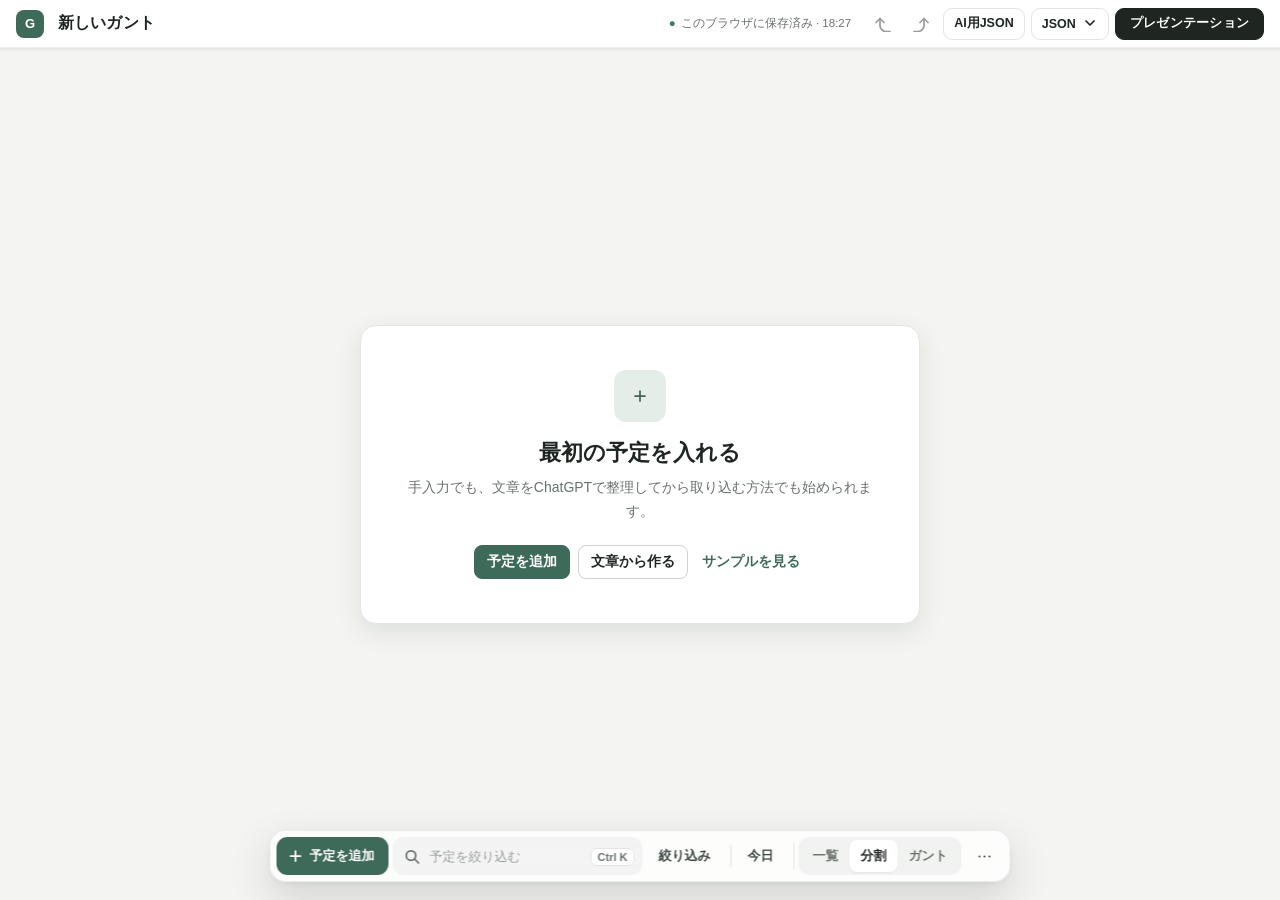
<file: index.html>
<!doctype html>
<html lang="ja">
<head>
  <meta charset="utf-8">
  <meta name="viewport" content="width=device-width, initial-scale=1, viewport-fit=cover">
  <meta name="description" content="予定を把握し、安心して変更し、別の仕事にも使えるガントチャート">
  <meta name="theme-color" content="#ffffff">
  <title>Gantt Desk</title>
  <link rel="icon" href="assets/favicon.svg?v=20260910-v5" type="image/svg+xml">
  <link rel="stylesheet" href="assets/v5-base.css?v=20260921-readable1">
  <link rel="stylesheet" href="assets/v5-responsive.css?v=20260921-desk1">
  <link rel="stylesheet" href="assets/v6-workspace-ux.css?v=20260921-readable1">
  <link rel="stylesheet" href="assets/v7-overview-density.css?v=20260921-readable2">
  <link rel="stylesheet" href="assets/v9-macro-overview.css?v=20260921-desk1">
  <link rel="stylesheet" href="assets/v10-macro-detail-lens.css?v=20260921-desk1">
  <link rel="stylesheet" href="assets/v11-project-surface.css?v=20260921-desk1">
  <link rel="stylesheet" href="assets/v12-time-compass.css?v=20260921-desk1">
  <link rel="stylesheet" href="assets/v13-sage-polish.css?v=20260921-readable1">
  <link rel="stylesheet" href="assets/v14-task-card.css?v=20260921-desk1">
  <link rel="stylesheet" href="assets/v15-now-desk.css?v=20260921-label1">
</head>
<body>
  <div id="app" class="app-root"><div class="boot-state">読み込み中…</div></div>
  <script src="src/v5/classic/01.js?v=20260921-desk1"></script>
  <script src="src/v5/classic/02.js?v=20260921-desk1"></script>
  <script src="src/v5/classic/03.js?v=20260918-v6"></script>
  <script src="src/v5/classic/04.js?v=20260918-v6"></script>
  <script src="src/v5/classic/05.js?v=20260921-desk1"></script>
  <script src="src/v5/classic/06.js?v=20260921-readable2"></script>
  <script src="src/v5/classic/07.js?v=20260919-card1"></script>
  <script src="src/v5/classic/08.js?v=20260921-readable1"></script>
  <script src="src/v5/classic/09.js?v=20260919-card1"></script>
  <script src="src/v5/classic/10.js?v=20260921-readable1"></script>
  <script src="src/v5/classic/11-ux-workspace.js?v=20260921-readable1"></script>
  <script src="src/v5/classic/12-overflow-history.js?v=20260913-ux1"></script>
  <script src="src/v5/classic/13-overview-density.js?v=20260921-desk1"></script>
  <script src="src/v5/classic/15-macro-overview.js?v=20260921-desk1"></script>
  <script src="src/v5/classic/16-macro-detail-lens.js?v=20260919-card1"></script>
  <script src="src/v5/classic/17-project-surface.js?v=20260921-desk1"></script>
  <script src="src/v5/classic/18-time-compass.js?v=20260921-desk1"></script>
  <script src="src/v5/classic/19-ui-polish.js?v=20260921-desk1"></script>
  <script src="src/v5/classic/20-quiet-coach.js?v=20260919-card1"></script>
  <script src="src/v5/classic/21-task-card.js?v=20260921-desk1"></script>
  <script src="src/v5/classic/22-command-palette.js?v=20260921-desk1"></script>
  <script src="src/v5/classic/23-afterimage.js?v=20260921-desk1"></script>
</body>
</html>
</file>
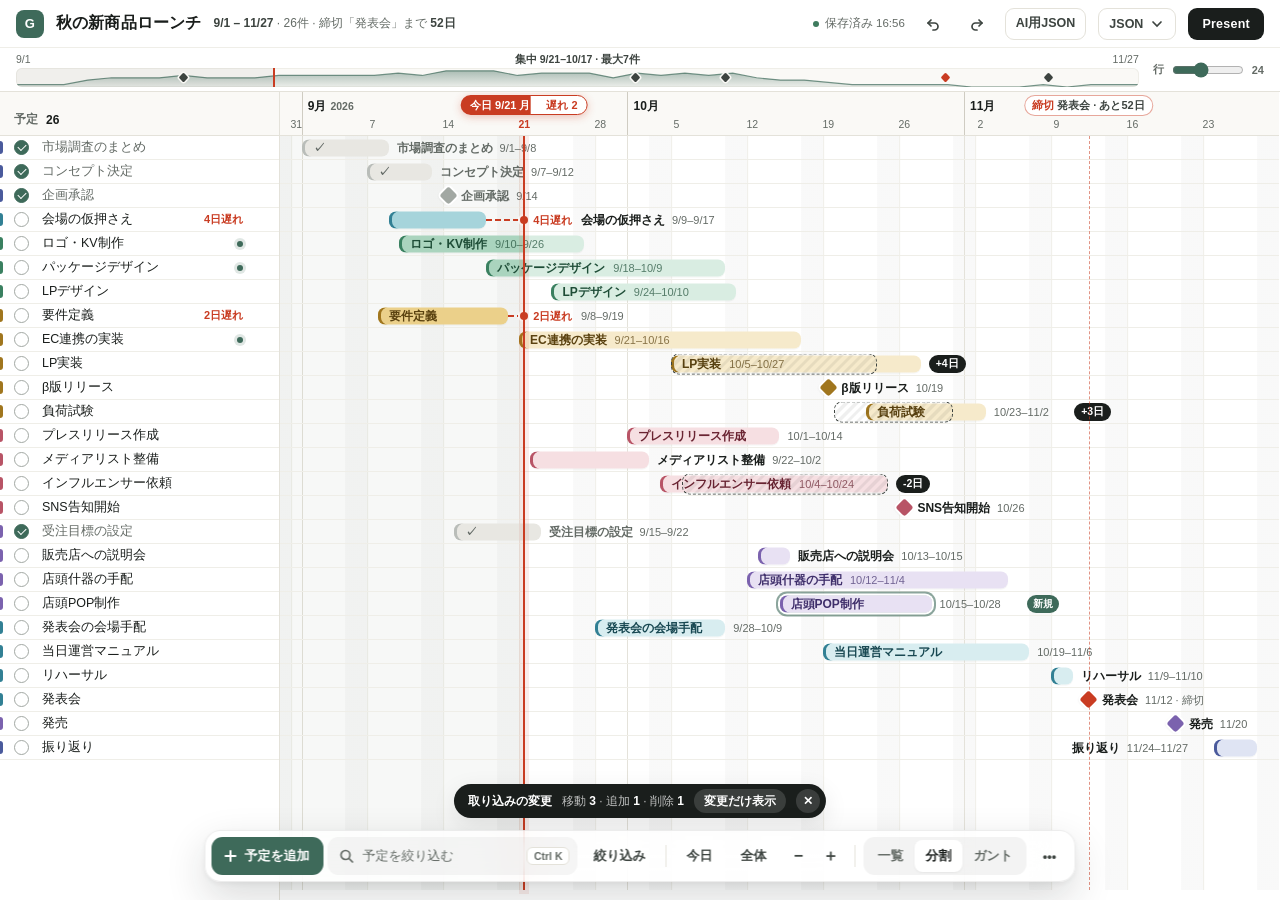
<file: docs/mock-shuhari-ui.html>
<!doctype html>
<html lang="ja">
<head>
<meta charset="utf-8">
<meta name="viewport" content="width=device-width, initial-scale=1, viewport-fit=cover">
<title>Gantt Desk 守破離モック</title>
<!--
  PLAN-SHUHARI-UI.md の見た目の到達点を示す静的モックです。アプリ本体ではありません。
  データは固定、今日は 2026-09-21 に固定しています。
  表示の切り替え: ?mode=split|list|gantt  &palette=1  &card=1  &diff=0  &present=1
-->
<style>
:root {
  color-scheme: light;
  /* 地と墨 */
  --paper: #F5F4EF;
  --surface: #FFFFFF;
  --surface-2: #FAF9F6;
  --ink: #1A1E1C;
  --ink-2: #3D4440;
  --muted: #646B66;
  --faint: #A2A8A3;
  --rule: #E4E2DA;
  --rule-2: #EFEEE8;
  --rule-strong: #CFCCC2;
  /* 手の色(セージは守る) */
  --primary: #3E6A5A;
  --primary-2: #33594B;
  --primary-soft: #E2ECE6;
  --primary-ink: #2F5446;
  /* いまの色(朱) */
  --now: #C93C22;
  --now-soft: #FBE7E1;
  --weekend: rgba(26, 30, 28, .028);
  --past: rgba(26, 30, 28, .03);
  --shadow-sm: 0 1px 2px rgba(26, 30, 28, .06);
  --shadow-md: 0 8px 24px rgba(26, 30, 28, .10);
  --shadow-lg: 0 24px 64px rgba(26, 30, 28, .20), 0 2px 8px rgba(26, 30, 28, .06);
  --font-ui: "Segoe UI Variable Text", "Segoe UI", -apple-system, BlinkMacSystemFont, "Noto Sans JP", "Hiragino Sans", "BIZ UDPGothic", "Yu Gothic UI", Meiryo, sans-serif;
  --ease-out: cubic-bezier(.2, .8, .2, 1);
  --ease-spring: linear(0, .009, .035 2.1%, .141, .281 6.7%, .723 12.9%, .938 16.7%, 1.017, 1.077 20.4%, 1.121, 1.149 24.3%, 1.159, 1.163, 1.161, 1.154 29.9%, 1.129 32.8%, 1.051 39.6%, 1.017 43.1%, .991, .977 51%, .974 53.8%, .975 57.1%, .997 69.8%, 1.003 76.9%, 1);
  --header-top: 48px;
  --horizon: 44px;
  --head: 44px;
  --dock-reserve: 84px;
  font-family: var(--font-ui);
  font-size: 13px;
  color: var(--ink);
  background: var(--paper);
  -webkit-font-smoothing: antialiased;
}

/* カテゴリー8色: tint=これから / mid=過ぎた時間 / deep=縁と印 / ink=文字 */
.c-slate   { --tint: #E4E6E4; --mid: #C3C8C5; --deep: #6F7873; --cink: #2E3431; }
.c-indigo  { --tint: #DFE4F3; --mid: #B6C0E2; --deep: #4A5A9C; --cink: #26305E; }
.c-emerald { --tint: #D9EDE2; --mid: #AAD4BE; --deep: #3A8060; --cink: #1E4D37; }
.c-amber   { --tint: #F6EACB; --mid: #EBD08A; --deep: #A0761E; --cink: #5A4210; }
.c-rose    { --tint: #F6DFE2; --mid: #EAB5BD; --deep: #B85466; --cink: #6A2432; }
.c-violet  { --tint: #E8E1F3; --mid: #CBBCE5; --deep: #7B62AE; --cink: #3F2F6B; }
.c-cyan    { --tint: #D8EDF0; --mid: #A6D4DB; --deep: #328094; --cink: #184852; }
.c-orange  { --tint: #F7E3D2; --mid: #EEBE98; --deep: #B26229; --cink: #6B3413; }

* { box-sizing: border-box; }
html, body { margin: 0; height: 100%; background: var(--paper); }
body { overflow: hidden; }
button, input { font: inherit; color: inherit; }
button { cursor: pointer; }
.num { font-variant-numeric: tabular-nums; }
.ui-icon { width: 16px; height: 16px; flex: 0 0 16px; }

.app-shell { height: 100dvh; display: grid; grid-template-rows: auto 1fr; }

/* ── 守: 題字の帯 ───────────────────────────── */
.app-header { position: relative; z-index: 20; background: var(--surface); }
.topbar { height: var(--header-top); display: flex; align-items: center; gap: 12px; padding: 0 16px; border-bottom: 1px solid var(--rule-2); }
.app-mark { width: 28px; height: 28px; flex: 0 0 28px; display: grid; place-items: center; border: 0; border-radius: 8px; background: var(--primary); color: #fff; font-weight: 700; font-size: 13px; letter-spacing: .02em; }
.project-title { font-size: 16px; font-weight: 700; letter-spacing: .01em; white-space: nowrap; }
.project-meta { color: var(--muted); font-size: 12px; white-space: nowrap; }
.project-meta b { color: var(--ink-2); font-weight: 600; }
.top-spacer { flex: 1; }
.save-pill { display: inline-flex; align-items: center; gap: 6px; color: var(--muted); font-size: 11.5px; white-space: nowrap; }
.save-pill::before { content: ""; width: 6px; height: 6px; border-radius: 50%; background: #3E7B5E; }
.ghost { height: 32px; display: inline-flex; align-items: center; gap: 6px; padding: 0 10px; border: 1px solid transparent; border-radius: 9px; background: transparent; color: var(--ink-2); font-size: 12.5px; font-weight: 600; }
.ghost:hover { background: rgba(26, 30, 28, .05); }
.ghost.outline { border-color: var(--rule); }
.ghost.icon { width: 32px; padding: 0; justify-content: center; }
.present-btn { height: 32px; padding: 0 14px; border: 0; border-radius: 9px; background: var(--ink); color: #fff; font-size: 12.5px; font-weight: 600; letter-spacing: .02em; }

/* ── 離: 地平線(時間の窓) ───────────────────── */
.project-ribbon { height: var(--horizon); display: flex; align-items: center; gap: 14px; padding: 0 16px; border-bottom: 1px solid var(--rule); }
.project-ribbon-track { position: relative; flex: 1; height: 36px; display: grid; grid-template-rows: 13px 19px; row-gap: 3px; }
.time-compass-meta { display: grid; grid-template-columns: 1fr auto 1fr; align-items: end; font-size: 10.5px; color: var(--muted); line-height: 1; }
.time-compass-meta .end { justify-self: end; }
.time-compass-annotation { color: var(--ink-2); font-weight: 600; }
.time-compass-rail { position: relative; border-radius: 6px; background: var(--surface-2); box-shadow: inset 0 0 0 1px var(--rule-2); overflow: hidden; }
.silhouette { position: absolute; inset: 0; width: 100%; height: 100%; }
.rail-past { position: absolute; top: 0; bottom: 0; left: 0; background: rgba(26, 30, 28, .045); }
.rail-now { position: absolute; top: -2px; bottom: -2px; width: 2px; margin-left: -1px; background: var(--now); }
.rail-pin { position: absolute; top: 50%; width: 7px; height: 7px; margin: -3.5px 0 0 -3.5px; transform: rotate(45deg); border-radius: 1.5px; background: var(--ink-2); box-shadow: 0 0 0 1.5px var(--surface-2); }
.rail-pin.is-deadline { background: var(--now); }
.rail-lens { position: absolute; top: 1px; bottom: 1px; border: 1.5px solid var(--primary); border-radius: 5px; background: color-mix(in srgb, var(--primary) 6%, transparent); }
.rail-span { position: absolute; bottom: 0; height: 3px; border-radius: 2px; background: var(--primary); }
.density { display: flex; align-items: center; gap: 6px; color: var(--muted); font-size: 11px; font-weight: 600; }
.density input { width: 72px; accent-color: var(--primary); }

/* ── 画面を使い切る作業面 ───────────────────── */
.workspace { min-height: 0; display: flex; overflow: hidden; background: var(--surface); --row-height: 30px; --bar-h: 22px; }
.task-panel { flex: 0 0 280px; min-width: 0; display: grid; grid-template-rows: var(--head) 1fr; border-right: 1px solid var(--rule); background: var(--surface); position: relative; z-index: 2; }
.task-head { display: flex; align-items: flex-end; gap: 8px; padding: 0 12px 8px 14px; border-bottom: 1px solid var(--rule); background: var(--surface-2); color: var(--muted); font-size: 11.5px; font-weight: 600; }
.task-head b { color: var(--ink); font-size: 12px; }
.task-scroll { overflow: hidden; }
.task-rows { padding-bottom: var(--dock-reserve); }

/* 破: 表ではなく、索引 */
.task-row { position: relative; height: var(--row-height); display: grid; grid-template-columns: 20px minmax(0, 1fr) auto 20px; align-items: center; gap: 8px; padding: 0 8px 0 14px; border-bottom: 1px solid var(--rule-2); }
.task-row::before { content: ""; position: absolute; left: 0; top: 5px; bottom: 5px; width: 3px; border-radius: 0 3px 3px 0; background: var(--deep); }
.task-row:hover { background: rgba(26, 30, 28, .025); }
.task-row.is-selected { background: color-mix(in srgb, var(--primary) 9%, transparent); }
.check { width: 15px; height: 15px; border-radius: 50%; border: 1.5px solid var(--faint); display: grid; place-items: center; }
.is-done .check { border-color: var(--primary); background: var(--primary); }
.is-done .check::after { content: ""; width: 7px; height: 4px; margin-top: -2px; border: 1.7px solid #fff; border-top: 0; border-right: 0; transform: rotate(-45deg); }
.row-name { min-width: 0; overflow: hidden; text-overflow: ellipsis; white-space: nowrap; font-size: 12.5px; font-weight: 500; }
.is-done .row-name { color: var(--muted); font-weight: 400; }
.row-state { font-size: 11px; font-weight: 700; white-space: nowrap; }
.row-state.late { color: var(--now); }
.row-state.active { width: 6px; height: 6px; border-radius: 50%; background: var(--primary); box-shadow: 0 0 0 3px color-mix(in srgb, var(--primary) 16%, transparent); }
.row-more { width: 20px; height: 20px; border: 0; border-radius: 6px; background: transparent; color: var(--muted); opacity: 0; font-size: 11px; letter-spacing: -1px; }
.task-row:hover .row-more, .task-row.is-selected .row-more { opacity: 1; }

.timeline-panel { min-width: 0; flex: 1; display: flex; }
.timeline-scroll { position: relative; flex: 1; min-width: 0; overflow: hidden; }
.timeline-inner { position: relative; }

/* 守: 二段の日付見出し */
.timeline-head { position: sticky; top: 0; z-index: 8; height: var(--head); border-bottom: 1px solid var(--rule); background: color-mix(in srgb, var(--surface-2) 92%, transparent); backdrop-filter: blur(8px); }
.month-label { position: absolute; top: 6px; padding-left: 6px; font-size: 12px; font-weight: 700; color: var(--ink); white-space: nowrap; }
.month-label small { margin-left: 4px; color: var(--muted); font-size: 10.5px; font-weight: 600; }
.month-tick { position: absolute; top: 0; bottom: 0; width: 1px; background: var(--rule-strong); }
.day-tick { position: absolute; bottom: 5px; transform: translateX(-50%); font-size: 10.5px; color: var(--muted); }
.day-tick.is-today { color: var(--now); font-weight: 700; }

.timeline-body { position: relative; padding-bottom: var(--dock-reserve); }
/* 破: 日の格子を消し、週末の帯と週・月の罫だけにする */
.grid-bands { position: absolute; inset: 0; pointer-events: none;
  background:
    linear-gradient(90deg, transparent calc(var(--dw) * 2), var(--rule-2) 0 calc(var(--dw) * 2 + 1px), transparent 0) var(--we-offset) 0 / calc(var(--dw) * 7) 100% repeat-x,
    linear-gradient(90deg, var(--weekend) 0 calc(var(--dw) * 2), transparent 0) var(--we-offset) 0 / calc(var(--dw) * 7) 100% repeat-x; }
.month-rule { position: absolute; top: 0; bottom: 0; width: 1px; background: var(--rule); pointer-events: none; }
.past-wash { position: absolute; top: 0; bottom: 0; left: 0; background: var(--past); pointer-events: none; }

/* 離: いまの刃 */
.now-blade { position: absolute; top: 0; bottom: 0; width: 2px; margin-left: -1px; background: var(--now); box-shadow: 0 0 0 4px color-mix(in srgb, var(--now) 9%, transparent); z-index: 6; pointer-events: none; transform-origin: top; animation: blade .55s var(--ease-out) both; }
.now-flag { position: absolute; top: 3px; z-index: 9; display: flex; align-items: center; transform: translateX(-50%); white-space: nowrap; border-radius: 999px; box-shadow: 0 2px 8px color-mix(in srgb, var(--now) 30%, transparent); }
.now-flag .pill { height: 20px; display: inline-flex; align-items: center; padding: 0 9px; border-radius: 999px; background: var(--now); color: #fff; font-size: 11px; font-weight: 700; }
.now-flag .late { height: 20px; margin-left: -10px; padding: 0 9px 0 16px; border: 1.5px solid var(--now); border-radius: 0 999px 999px 0; background: var(--surface); color: var(--now); font-size: 11px; font-weight: 700; }

/* 破: 締切は柱になる */
.deadline-pillar { position: absolute; top: 0; bottom: 0; border-left: 1.5px dashed color-mix(in srgb, var(--now) 55%, transparent); z-index: 5; pointer-events: none; }
.deadline-flag { position: absolute; top: 3px; z-index: 9; padding: 2px 8px 2px 7px; border: 1.5px solid color-mix(in srgb, var(--now) 45%, transparent); border-radius: 999px; background: var(--surface); color: var(--now); font-size: 11px; font-weight: 700; white-space: nowrap; transform: translateX(-50%); }
.deadline-flag span { color: var(--ink-2); font-weight: 600; }

.timeline-row { position: relative; height: var(--row-height); border-bottom: 1px solid var(--rule-2); }
.timeline-row:hover { background: rgba(26, 30, 28, .022); }
.timeline-row.is-selected { background: color-mix(in srgb, var(--primary) 7%, transparent); }

/* 守: バーは色と位置。離: 過ぎた時間だけ濃くなる */
.task-bar { position: absolute; top: 50%; height: var(--bar-h); display: flex; align-items: center; gap: 8px; padding: 0 9px 0 11px; border: 0; border-radius: 7px; transform: translateY(-50%);
  background: linear-gradient(90deg, var(--mid) var(--elapsed, 0%), var(--tint) var(--elapsed, 0%));
  box-shadow: inset 3px 0 0 var(--deep), 0 1px 1px rgba(26, 30, 28, .05);
  color: var(--cink); font-size: 12px; font-weight: 600; white-space: nowrap; overflow: hidden; z-index: 3;
  transition: transform .16s var(--ease-out), box-shadow .16s var(--ease-out); }
.task-bar:hover { transform: translateY(calc(-50% - 1px)); box-shadow: inset 3px 0 0 var(--deep), 0 8px 18px rgba(26, 30, 28, .14); }
.task-bar .dates { font-weight: 500; font-size: 11px; opacity: .7; }
.task-bar.is-done { background: #E8E7E2; box-shadow: inset 3px 0 0 #B9BDB9; color: #5F6662; }
.task-bar.is-done::before { content: "✓"; font-weight: 700; margin-right: -3px; }
.task-bar.is-selected { outline: 2px solid var(--primary); outline-offset: 2px; }
.name-out { position: absolute; top: 50%; transform: translateY(-50%); display: flex; gap: 7px; align-items: baseline; font-size: 12px; font-weight: 600; color: var(--ink); white-space: nowrap; pointer-events: none; z-index: 3; }
.name-out .dates { color: var(--muted); font-size: 11px; font-weight: 500; }
.is-done-row .name-out { color: var(--muted); }

.milestone { position: absolute; top: 50%; width: 13px; height: 13px; margin: -6.5px 0 0 -6.5px; transform: rotate(45deg); border-radius: 3px; background: var(--deep); box-shadow: 0 0 0 2px var(--surface), 0 1px 3px rgba(26, 30, 28, .22); z-index: 4; }
.milestone.is-done { background: var(--faint); }
.milestone.is-deadline { background: var(--now); }
.milestone.is-late { background: var(--surface); box-shadow: 0 0 0 2px var(--now); }

/* 離: 遅れは、いまへ伸びる朱の糸 */
.late-thread { position: absolute; top: 50%; height: 2px; margin-top: -1px; background: repeating-linear-gradient(90deg, var(--now) 0 6px, transparent 6px 9px); transform-origin: left; animation: thread .5s .3s var(--ease-out) both; z-index: 2; }
.late-thread::after { content: ""; position: absolute; right: -4px; top: -3px; width: 8px; height: 8px; border-radius: 50%; background: var(--now); box-shadow: 0 0 0 2px var(--surface); }
.late-label { position: absolute; top: 50%; transform: translateY(-50%); color: var(--now); font-size: 11px; font-weight: 700; white-space: nowrap; z-index: 7; animation: fade .3s .6s both; }

/* 離: 変化は残像で語る(前の姿を点線でバーの上に重ねる) */
.afterimage { position: absolute; top: 50%; height: calc(var(--bar-h) + 4px); transform: translateY(-50%); border: 1.5px dashed var(--ink-2); border-radius: 8px; background: repeating-linear-gradient(135deg, rgba(26, 30, 28, .07) 0 3px, transparent 3px 7px); z-index: 4; pointer-events: none; animation: ghost .5s var(--ease-out) both; }
.delta-chip { position: absolute; top: 50%; transform: translateY(-50%); padding: 2px 7px; border-radius: 999px; background: var(--ink); color: #fff; font-size: 10.5px; font-weight: 700; white-space: nowrap; z-index: 4; animation: pop .45s .2s var(--ease-spring) both; }
.task-bar.is-new { box-shadow: inset 3px 0 0 var(--deep), 0 0 0 2px var(--surface), 0 0 0 4px color-mix(in srgb, var(--primary) 60%, transparent); }
.new-badge { position: absolute; top: 50%; transform: translateY(-50%); padding: 2px 6px; border-radius: 999px; background: var(--primary); color: #fff; font-size: 10px; font-weight: 700; z-index: 4; }

@keyframes blade { from { transform: scaleY(0); } }
@keyframes thread { from { transform: scaleX(0); } }
@keyframes fade { from { opacity: 0; } }
@keyframes ghost { from { opacity: 0; } }
@keyframes pop { from { opacity: 0; transform: translateY(-50%) scale(.6); } }

/* ── 破: 操作は下に浮かぶ ───────────────────── */
.toolbar { position: fixed; left: 50%; bottom: 18px; z-index: 40; display: flex; align-items: center; gap: 4px; padding: 6px; transform: translateX(-50%);
  border: 1px solid rgba(26, 30, 28, .08); border-radius: 16px;
  background: color-mix(in srgb, var(--surface) 80%, transparent); backdrop-filter: blur(18px) saturate(1.4); -webkit-backdrop-filter: blur(18px) saturate(1.4);
  box-shadow: 0 16px 40px rgba(26, 30, 28, .16), 0 2px 6px rgba(26, 30, 28, .06); animation: rise .5s .15s var(--ease-spring) both; }
@keyframes rise { from { opacity: 0; transform: translate(-50%, 16px); } }
.dock-btn { height: 38px; display: inline-flex; align-items: center; gap: 6px; padding: 0 12px; border: 0; border-radius: 11px; background: transparent; color: var(--ink-2); font-size: 13px; font-weight: 600; white-space: nowrap; }
.dock-btn:hover { background: rgba(26, 30, 28, .06); }
.dock-btn.primary { background: var(--primary); color: #fff; padding: 0 14px 0 11px; }
.dock-btn.primary:hover { background: var(--primary-2); }
.dock-btn.icon { width: 38px; padding: 0; justify-content: center; }
.dock-sep { width: 1px; height: 22px; margin: 0 4px; background: var(--rule); }
.search-box { height: 38px; width: 250px; display: flex; align-items: center; gap: 8px; padding: 0 8px 0 11px; border-radius: 11px; background: rgba(26, 30, 28, .045); color: var(--muted); font-size: 13px; }
.search-box span { flex: 1; }
kbd { padding: 2px 6px; border-radius: 6px; border: 1px solid var(--rule); background: var(--surface); color: var(--muted); font: 600 10.5px/1.2 var(--font-ui); }
.segmented { display: inline-flex; padding: 3px; border-radius: 11px; background: rgba(26, 30, 28, .05); }
.segmented button { height: 32px; padding: 0 11px; border: 0; border-radius: 8px; background: transparent; color: var(--muted); font-size: 12.5px; font-weight: 600; white-space: nowrap; }
.segmented button.is-active { background: var(--surface); color: var(--ink); box-shadow: var(--shadow-sm); }
.zoom { display: inline-flex; }
.zoom .dock-btn { width: 32px; padding: 0; justify-content: center; font-size: 16px; }

/* 条件と変化は、道具の上に浮かぶ */
.condition-bar { position: fixed; left: 50%; bottom: 82px; z-index: 39; display: flex; gap: 6px; transform: translateX(-50%); animation: rise .5s .35s var(--ease-spring) both; }
.diff-chip { display: flex; align-items: center; gap: 10px; height: 34px; padding: 0 6px 0 14px; border-radius: 999px; background: var(--ink); color: #fff; font-size: 12px; box-shadow: var(--shadow-md); white-space: nowrap; }
.diff-chip b { font-weight: 700; }
.diff-chip .n { color: rgba(255, 255, 255, .72); }
.diff-chip .n strong { color: #fff; }
.diff-chip button { height: 24px; padding: 0 10px; border: 0; border-radius: 999px; background: rgba(255, 255, 255, .14); color: #fff; font-size: 11.5px; font-weight: 600; }
.diff-chip .x { width: 24px; padding: 0; }

/* ── 離: どこからでも呼べる手帳(Ctrl K) ───────── */
.palette-layer { position: fixed; inset: 0; z-index: 60; display: none; background: rgba(26, 30, 28, .18); backdrop-filter: blur(2px); }
.palette-layer.is-open { display: block; }
.palette { position: absolute; left: 50%; top: 13vh; width: min(640px, calc(100vw - 24px)); transform: translateX(-50%); border: 1px solid var(--rule); border-radius: 18px; background: var(--surface); box-shadow: var(--shadow-lg); overflow: hidden; animation: drop .28s var(--ease-spring) both; }
@keyframes drop { from { opacity: 0; transform: translate(-50%, -8px) scale(.98); } }
.palette-input { display: flex; align-items: center; gap: 10px; padding: 16px 18px; border-bottom: 1px solid var(--rule-2); font-size: 17px; }
.palette-input .typed { flex: 1; }
.palette-input .caret { display: inline-block; width: 2px; height: 20px; margin-left: 1px; background: var(--primary); vertical-align: -4px; animation: caret 1s steps(1) infinite; }
@keyframes caret { 50% { opacity: 0; } }
.pal-group { padding: 8px; }
.pal-group + .pal-group { border-top: 1px solid var(--rule-2); }
.pal-group h4 { margin: 4px 10px 6px; color: var(--muted); font-size: 11px; font-weight: 700; letter-spacing: .06em; }
.pal-item { width: 100%; display: grid; grid-template-columns: 18px 1fr auto; align-items: center; gap: 10px; padding: 9px 10px; border: 0; border-radius: 10px; background: transparent; text-align: left; font-size: 13.5px; }
.pal-item.is-active { background: var(--primary-soft); }
.pal-item small { color: var(--muted); font-size: 12px; }
.pal-item mark { background: none; color: var(--primary-ink); font-weight: 700; text-decoration: underline; text-decoration-thickness: 2px; text-underline-offset: 3px; text-decoration-color: color-mix(in srgb, var(--primary) 40%, transparent); }
.pal-dot { width: 9px; height: 9px; border-radius: 50%; background: var(--deep); justify-self: center; }
.pal-diamond { width: 9px; height: 9px; transform: rotate(45deg); border-radius: 2px; background: var(--now); justify-self: center; }
.pal-icon { color: var(--muted); justify-self: center; }
.pal-foot { display: flex; gap: 16px; padding: 10px 18px; border-top: 1px solid var(--rule-2); background: var(--surface-2); color: var(--muted); font-size: 11.5px; }

/* 予定カード(既存の部品を新しい型で) */
.task-card { position: fixed; z-index: 50; width: 340px; display: none; gap: 10px; padding: 14px; border: 1px solid var(--rule); border-radius: 16px; background: var(--surface); box-shadow: var(--shadow-lg); animation: card .3s var(--ease-spring) both; transform-origin: top left; }
.task-card.is-open { display: grid; }
@keyframes card { from { opacity: 0; transform: scale(.96) translateY(-4px); } }
.card-head { display: flex; align-items: center; gap: 10px; }
.card-head .pal-dot { width: 10px; height: 10px; }
.card-name { flex: 1; font-size: 15px; font-weight: 700; }
.card-dates { display: flex; align-items: center; gap: 8px; }
.date-pill { padding: 6px 10px; border: 1px solid var(--rule); border-radius: 10px; font-size: 13px; font-weight: 600; }
.card-days { color: var(--muted); font-size: 12px; }
.card-status { display: flex; align-items: center; gap: 8px; padding: 9px 10px; border-radius: 10px; background: var(--surface-2); font-size: 12px; color: var(--ink-2); }
.card-meter { flex: 1; height: 6px; border-radius: 3px; background: var(--tint); overflow: hidden; }
.card-meter i { display: block; height: 100%; background: var(--deep); }
.card-row { display: flex; align-items: center; gap: 10px; font-size: 12.5px; color: var(--muted); }
.card-row .val { color: var(--ink); font-weight: 600; }
.card-foot { display: flex; align-items: center; gap: 14px; padding-top: 10px; border-top: 1px solid var(--rule-2); font-size: 12.5px; font-weight: 600; }
.card-foot .danger { color: var(--now); }
.card-foot .link { color: var(--primary); }
.card-foot .nav { margin-left: auto; display: flex; align-items: center; gap: 6px; color: var(--muted); }
.card-foot .nav button { width: 28px; height: 28px; border: 1px solid var(--rule); border-radius: 8px; background: var(--surface); }

/* ── 一覧(全幅の表と、行の中の小さなガント) ────── */
.list-table { flex: 1; overflow: hidden; }
.list-head, .list-row { display: grid; grid-template-columns: 44px minmax(220px, 1.4fr) 120px minmax(180px, 1.2fr) 88px 88px 64px 96px 40px; align-items: center; }
.list-head { height: var(--head); padding: 0 12px; border-bottom: 1px solid var(--rule); background: var(--surface-2); color: var(--muted); font-size: 11.5px; font-weight: 600; }
.list-row { position: relative; height: 40px; padding: 0 12px; border-bottom: 1px solid var(--rule-2); font-size: 13px; }
.list-row::before { content: ""; position: absolute; left: 0; top: 7px; bottom: 7px; width: 3px; border-radius: 0 3px 3px 0; background: var(--deep); }
.list-row .check { margin-left: 8px; }
.list-row .row-name { font-size: 13px; }
.cat-chip { display: inline-flex; align-items: center; gap: 6px; font-size: 12px; color: var(--ink-2); }
.cat-chip i { width: 8px; height: 8px; border-radius: 50%; background: var(--deep); }
.mini-span { position: relative; height: 6px; margin-right: 18px; border-radius: 3px; background: var(--rule-2); }
.mini-span i { position: absolute; top: 0; bottom: 0; border-radius: 3px; background: var(--deep); }
.mini-span b { position: absolute; top: -4px; bottom: -4px; width: 2px; margin-left: -1px; border-radius: 1px; background: var(--now); }
.mini-span.is-done i { background: var(--faint); }
.state-pill { justify-self: start; padding: 3px 9px; border-radius: 999px; font-size: 11.5px; font-weight: 700; }
.state-pill.late { background: var(--now-soft); color: var(--now); }
.state-pill.active { background: var(--primary-soft); color: var(--primary-ink); }
.state-pill.upcoming { background: var(--surface-2); color: var(--muted); box-shadow: inset 0 0 0 1px var(--rule); }
.state-pill.done { color: var(--faint); }

/* ── Present: 題字と凡例だけが残る ─────────────── */
.present-bar { display: none; }
body.is-present .topbar, body.is-present .project-ribbon, body.is-present .toolbar, body.is-present .condition-bar { display: none; }
body.is-present .present-bar { height: 38px; display: flex; align-items: center; gap: 14px; padding: 0 16px; border-bottom: 1px solid var(--rule); background: var(--surface); }
.present-bar strong { font-size: 15px; font-weight: 700; }
.present-bar .meta { color: var(--muted); font-size: 12px; }
.legend { display: flex; gap: 12px; margin-left: 8px; }
.legend span { display: inline-flex; align-items: center; gap: 5px; font-size: 12px; color: var(--ink-2); }
.legend i { width: 8px; height: 8px; border-radius: 2px; background: var(--deep); }
.present-bar .sp { flex: 1; }
body.is-present .row-more, body.is-present .check { display: none; }
body.is-present .task-row { grid-template-columns: minmax(0, 1fr) auto; }

/* ── スマホ ─────────────────────────────── */
.mobile-only { display: none; }
@media (max-width: 767px) {
  :root { --dock-reserve: 96px; }
  .desk-only { display: none !important; }
  .mobile-only { display: revert; }
  .topbar { gap: 8px; padding: 0 10px; }
  .project-title { font-size: 15px; overflow: hidden; text-overflow: ellipsis; min-width: 0; }
  .project-meta { display: none; }
  .project-ribbon { padding: 0 10px; }
  .task-panel { flex-basis: 104px; }
  .workspace.mode-gantt .task-row { grid-template-columns: minmax(0, 1fr); padding: 0 6px 0 10px; }
  .workspace.mode-gantt .task-row .check, .workspace.mode-gantt .task-row .row-state, .workspace.mode-gantt .task-row .row-more { display: none; }
  .workspace.mode-gantt .row-name { font-size: 12px; }
  /* スマホのガント: 名前は左の列だけ。バーの横には出さない */
  .workspace.mode-gantt .name-out, .workspace.mode-gantt .deadline-flag, .workspace.mode-gantt .month-label small { display: none; }
  .workspace.mode-gantt .task-bar > span { display: none; }
  .toolbar { left: 10px; right: 10px; bottom: calc(10px + env(safe-area-inset-bottom)); transform: none; gap: 4px; padding: 6px; border-radius: 18px; animation-name: rise-m; }
  @keyframes rise-m { from { opacity: 0; transform: translateY(16px); } }
  .dock-btn { height: 46px; border-radius: 13px; font-size: 13.5px; }
  .dock-btn.primary { flex: 1; justify-content: center; }
  .dock-btn.icon { width: 46px; }
  .condition-bar { bottom: calc(76px + env(safe-area-inset-bottom)); left: 10px; right: 10px; transform: none; justify-content: center; }
  .diff-chip { gap: 8px; padding-left: 12px; font-size: 11.5px; }
  /* スマホの一覧: 1行が1枚の札。札の中に小さなガント */
  .ticket { position: relative; display: grid; grid-template-columns: 30px minmax(0, 1fr) auto; column-gap: 8px; row-gap: 5px; padding: 11px 14px 12px 16px; border-bottom: 1px solid var(--rule-2); }
  .ticket::before { content: ""; position: absolute; left: 0; top: 10px; bottom: 10px; width: 3px; border-radius: 0 3px 3px 0; background: var(--deep); }
  .ticket .check { width: 20px; height: 20px; margin-top: 1px; grid-row: 1 / span 3; }
  .ticket .t-name { font-size: 15px; font-weight: 600; min-width: 0; overflow: hidden; text-overflow: ellipsis; white-space: nowrap; }
  .ticket.is-done .t-name { color: var(--muted); font-weight: 500; }
  .ticket .t-meta { grid-column: 2 / span 2; color: var(--muted); font-size: 12px; }
  .ticket .mini-span { grid-column: 2 / span 2; margin: 3px 0 0; height: 5px; }
}
@media (prefers-reduced-motion: reduce) {
  *, *::before, *::after { animation: none !important; transition: none !important; }
}
</style>
</head>
<body>
<div class="app-shell">
  <header class="app-header">
    <div class="topbar">
      <button class="app-mark" type="button" aria-label="プロジェクト設定">G</button>
      <span class="project-title">秋の新商品ローンチ</span>
      <span class="project-meta num" id="meta"></span>
      <span class="top-spacer"></span>
      <span class="save-pill desk-only num">保存済み 16:56</span>
      <button class="ghost icon desk-only" type="button" aria-label="元に戻す"><svg class="ui-icon" viewBox="0 0 16 16" fill="none" stroke="currentColor" stroke-width="1.7" stroke-linecap="round" stroke-linejoin="round"><path d="M6 4 3 7l3 3"/><path d="M3 7h6.5a3.5 3.5 0 0 1 0 7H8"/></svg></button>
      <button class="ghost icon desk-only" type="button" aria-label="やり直す"><svg class="ui-icon" viewBox="0 0 16 16" fill="none" stroke="currentColor" stroke-width="1.7" stroke-linecap="round" stroke-linejoin="round"><path d="m10 4 3 3-3 3"/><path d="M13 7H6.5a3.5 3.5 0 0 0 0 7H8"/></svg></button>
      <button class="ghost outline desk-only" type="button">AI用JSON</button>
      <button class="ghost outline" type="button">JSON <svg class="ui-icon" viewBox="0 0 16 16" fill="none" stroke="currentColor" stroke-width="1.7" stroke-linecap="round"><path d="m4 6 4 4 4-4"/></svg></button>
      <button class="present-btn" type="button" id="present-btn">Present</button>
    </div>
    <section id="project-ribbon" class="project-ribbon" aria-label="プロジェクト全体">
      <div class="project-ribbon-track">
        <div class="time-compass-meta num"><span id="h-start"></span><span class="time-compass-annotation" id="h-note"></span><span class="end" id="h-end"></span></div>
        <div class="time-compass-rail" id="rail"></div>
      </div>
      <label class="density desk-only">行 <input type="range" min="14" max="56" value="30"> <span class="num" id="row-out">30</span></label>
    </section>
    <div class="present-bar">
      <strong>秋の新商品ローンチ</strong><span class="meta num" id="present-meta"></span>
      <span class="legend" id="legend"></span>
      <span class="sp"></span>
      <button class="ghost outline" type="button">書き出し</button><button class="present-btn" type="button" id="exit-present">編集に戻る</button>
    </div>
  </header>
  <main id="workspace" class="workspace mode-split"></main>
</div>

<div id="condition-bar" class="condition-bar"></div>

<nav class="toolbar" aria-label="操作">
  <button class="dock-btn primary add-button" type="button"><svg class="ui-icon" viewBox="0 0 16 16" fill="none" stroke="currentColor" stroke-width="2" stroke-linecap="round"><path d="M8 3v10M3 8h10"/></svg><span>予定を追加</span></button>
  <label class="search-box desk-only"><svg class="ui-icon" viewBox="0 0 16 16" fill="none" stroke="currentColor" stroke-width="1.7" stroke-linecap="round"><circle cx="7" cy="7" r="4.5"/><path d="m10.5 10.5 3.5 3.5"/></svg><span>予定を絞り込む</span><kbd id="search-open" title="予定・操作を探す" style="cursor:pointer">Ctrl K</kbd></label>
  <button class="dock-btn icon mobile-only" type="button" aria-label="予定・操作を探す" id="search-open-m"><svg class="ui-icon" viewBox="0 0 16 16" fill="none" stroke="currentColor" stroke-width="1.7" stroke-linecap="round"><circle cx="7" cy="7" r="4.5"/><path d="m10.5 10.5 3.5 3.5"/></svg></button>
  <button class="dock-btn" type="button">絞り込み</button>
  <span class="dock-sep desk-only"></span>
  <button class="dock-btn desk-only" type="button">今日</button>
  <button class="dock-btn desk-only" type="button">全体</button>
  <span class="zoom desk-only"><button class="dock-btn" type="button" aria-label="縮小">−</button><button class="dock-btn" type="button" aria-label="拡大">＋</button></span>
  <span class="dock-sep desk-only"></span>
  <div class="segmented desk-only" id="mode-switch"><button type="button" data-mode="list">一覧</button><button type="button" data-mode="split">分割</button><button type="button" data-mode="gantt">ガント</button></div>
  <button class="dock-btn mobile-only" type="button" id="mobile-toggle">ガント</button>
  <button class="dock-btn icon" type="button" aria-label="その他">•••</button>
</nav>

<div class="palette-layer" id="palette"><div class="palette" role="dialog" aria-label="予定・操作を探す">
  <div class="palette-input"><svg class="ui-icon" viewBox="0 0 16 16" fill="none" stroke="currentColor" stroke-width="1.7" stroke-linecap="round"><circle cx="7" cy="7" r="4.5"/><path d="m10.5 10.5 3.5 3.5"/></svg><span class="typed">発表<span class="caret"></span></span><kbd>Esc</kbd></div>
  <div class="pal-group"><h4>予定</h4>
    <button class="pal-item is-active c-cyan" type="button"><i class="pal-diamond"></i><span><mark>発表</mark>会</span><small class="num">11/12 · 締切 · あと52日</small></button>
    <button class="pal-item c-cyan" type="button"><i class="pal-dot"></i><span><mark>発表</mark>会の会場手配</span><small class="num">9/28–10/9 · 運営</small></button>
    <button class="pal-item c-rose" type="button"><i class="pal-dot"></i><span>プレスリリース作成</span><small class="num">10/1–10/14 · 広報 · メモに「<mark>発表</mark>」</small></button>
  </div>
  <div class="pal-group"><h4>操作</h4>
    <button class="pal-item" type="button"><span class="pal-icon">⌕</span><span>「<mark>発表</mark>」で絞り込む</span><small>Enter + Shift</small></button>
    <button class="pal-item" type="button"><span class="pal-icon">◷</span><span>今日へ移動</span><kbd>T</kbd></button>
    <button class="pal-item" type="button"><span class="pal-icon">⤢</span><span>全体を表示</span><kbd>F</kbd></button>
  </div>
  <div class="pal-foot"><span>↑↓ 選ぶ</span><span>Enter 開く</span><span>Esc 閉じる</span><span style="margin-left:auto">予定 3 · 操作 3</span></div>
</div></div>

<div class="task-card c-amber" id="card">
  <div class="card-head"><i class="pal-dot"></i><span class="card-name">EC連携の実装</span><button class="ghost icon" type="button" aria-label="閉じる">✕</button></div>
  <div class="card-dates num"><span class="date-pill">9/21 月</span><span style="color:var(--faint)">→</span><span class="date-pill">10/16 金</span><span class="card-days">26日間</span></div>
  <div class="card-status num"><span>今日で1日目</span><span class="card-meter"><i style="width:4%"></i></span><span>残り25日</span></div>
  <div class="card-row">カテゴリー <span class="val">開発</span><span style="margin-left:auto">完了</span><span class="check"></span></div>
  <div class="card-row" style="color:var(--faint)">メモ</div>
  <div class="card-foot"><span class="danger">削除</span><span class="link">すべての項目</span><span class="nav num"><button type="button">‹</button>9/26<button type="button">›</button></span></div>
</div>

<script>
const TODAY = '2026-09-21';
const params = new URLSearchParams(location.search);
const CATS = { 企画: 'indigo', デザイン: 'emerald', 開発: 'amber', 広報: 'rose', 営業: 'violet', 運営: 'cyan' };
const T = (name, start, end, cat, extra = {}) => ({ name, start, end: end || start, cat, milestone: !end, ...extra });
const tasks = [
  T('市場調査のまとめ', '2026-09-01', '2026-09-08', '企画', { done: true }),
  T('コンセプト決定', '2026-09-07', '2026-09-12', '企画', { done: true }),
  T('企画承認', '2026-09-14', null, '企画', { done: true }),
  T('会場の仮押さえ', '2026-09-09', '2026-09-17', '運営'),
  T('ロゴ・KV制作', '2026-09-10', '2026-09-26', 'デザイン'),
  T('パッケージデザイン', '2026-09-18', '2026-10-09', 'デザイン'),
  T('LPデザイン', '2026-09-24', '2026-10-10', 'デザイン'),
  T('要件定義', '2026-09-08', '2026-09-19', '開発'),
  T('EC連携の実装', '2026-09-21', '2026-10-16', '開発'),
  T('LP実装', '2026-10-05', '2026-10-27', '開発', { was: ['2026-10-05', '2026-10-23'] }),
  T('β版リリース', '2026-10-19', null, '開発'),
  T('負荷試験', '2026-10-23', '2026-11-02', '開発', { was: ['2026-10-20', '2026-10-30'] }),
  T('プレスリリース作成', '2026-10-01', '2026-10-14', '広報'),
  T('メディアリスト整備', '2026-09-22', '2026-10-02', '広報'),
  T('インフルエンサー依頼', '2026-10-04', '2026-10-24', '広報', { was: ['2026-10-06', '2026-10-24'] }),
  T('SNS告知開始', '2026-10-26', null, '広報'),
  T('受注目標の設定', '2026-09-15', '2026-09-22', '営業', { done: true }),
  T('販売店への説明会', '2026-10-13', '2026-10-15', '営業'),
  T('店頭什器の手配', '2026-10-12', '2026-11-04', '営業'),
  T('店頭POP制作', '2026-10-15', '2026-10-28', '営業', { isNew: true }),
  T('発表会の会場手配', '2026-09-28', '2026-10-09', '運営'),
  T('当日運営マニュアル', '2026-10-19', '2026-11-06', '運営'),
  T('リハーサル', '2026-11-09', '2026-11-10', '運営'),
  T('発表会', '2026-11-12', null, '運営', { deadline: true }),
  T('発売', '2026-11-20', null, '営業'),
  T('振り返り', '2026-11-24', '2026-11-27', '企画'),
];
const showDiff = params.get('diff') !== '0';

const DAY = 86400000;
const toDate = (iso) => new Date(`${iso}T00:00:00Z`);
const diff = (a, b) => Math.round((toDate(b) - toDate(a)) / DAY);
const add = (iso, n) => new Date(toDate(iso).getTime() + n * DAY).toISOString().slice(0, 10);
const md = (iso) => { const d = toDate(iso); return `${d.getUTCMonth() + 1}/${d.getUTCDate()}`; };
const WD = ['日', '月', '火', '水', '木', '金', '土'];
const clamp = (v, a, b) => Math.min(b, Math.max(a, v));
const esc = (s) => String(s).replace(/[&<>"]/g, (c) => ({ '&': '&amp;', '<': '&lt;', '>': '&gt;', '"': '&quot;' }[c]));

function stateOf(t) {
  if (t.done) return 'done';
  if (t.end < TODAY) return 'late';
  if (t.start <= TODAY) return 'active';
  return 'upcoming';
}
const cls = (t) => `c-${CATS[t.cat]}`;
const range = { start: add(tasks.map((t) => t.start).sort()[0], -2), end: add(tasks.map((t) => t.end).sort().at(-1), 2) };
const days = diff(range.start, range.end) + 1;
const projStart = tasks.map((t) => t.start).sort()[0];
const projEnd = tasks.map((t) => t.end).sort().at(-1);
const projDays = diff(projStart, projEnd) + 1;
const nextDeadline = tasks.filter((t) => t.deadline && !t.done && t.start >= TODAY).sort((a, b) => a.start.localeCompare(b.start))[0];

// ponytail: 12px の概算。全角1.0 / 半角0.6。実測しない(本体の nameWidth と同じ考え方)
const textW = (s, px = 12) => [...s].reduce((w, ch) => w + (ch.charCodeAt(0) > 255 ? 1 : 0.6), 0) * px;

function counts() {
  const states = tasks.map(stateOf);
  return { active: states.filter((s) => s === 'active').length, late: states.filter((s) => s === 'late').length };
}

function header() {
  document.querySelector('#meta').innerHTML = `<b>${md(projStart)} – ${md(projEnd)}</b> · ${tasks.length}件${nextDeadline ? ` · 締切「${nextDeadline.name}」まで <b>${diff(TODAY, nextDeadline.start)}日</b>` : ''}`;
  document.querySelector('#present-meta').textContent = `${md(projStart)}–${md(projEnd)} · ${tasks.length}件 · 今日 ${md(TODAY)}`;
  document.querySelector('#legend').innerHTML = Object.entries(CATS).map(([name, c]) => `<span class="c-${c}"><i></i>${name}</span>`).join('');
  document.querySelector('#h-start').textContent = md(projStart);
  document.querySelector('#h-end').textContent = md(projEnd);
  // 地平線: 同時に進む予定の数を山並みにする(既存の bucketActivity と同じ48区間)
  const N = 48;
  const load = new Array(N).fill(0);
  tasks.forEach((t) => {
    const a = Math.floor(diff(projStart, t.start) / projDays * N);
    const b = Math.floor(diff(projStart, t.end) / projDays * N);
    for (let i = clamp(a, 0, N - 1); i <= clamp(b, 0, N - 1); i += 1) load[i] += 1;
  });
  const max = Math.max(...load);
  let peakFrom = load.indexOf(max);
  let peakTo = peakFrom;
  while (peakFrom > 0 && load[peakFrom - 1] >= max * 0.68) peakFrom -= 1;
  while (peakTo + 1 < N && load[peakTo + 1] >= max * 0.68) peakTo += 1;
  const at = (i) => add(projStart, Math.round(i / N * projDays));
  document.querySelector('#h-note').textContent = `集中 ${md(at(peakFrom))}–${md(at(peakTo + 1))} · 最大${max}件`;
  const path = load.map((v, i) => `L${(i / (N - 1) * 100).toFixed(2)},${(20 - v / max * 17).toFixed(2)}`).join(' ');
  const ratio = (iso) => clamp(diff(projStart, iso) / (projDays - 1), 0, 1) * 100;
  const pins = tasks.filter((t) => t.milestone).map((t) => `<i class="rail-pin ${t.deadline ? 'is-deadline' : ''}" style="left:${ratio(t.start)}%" title="${esc(t.name)}"></i>`).join('');
  document.querySelector('#rail').innerHTML = `<svg class="silhouette" viewBox="0 0 100 20" preserveAspectRatio="none" aria-hidden="true">
      <defs><linearGradient id="sil" x1="0" y1="0" x2="0" y2="1"><stop offset="0" stop-color="#3E6A5A" stop-opacity=".42"/><stop offset="1" stop-color="#3E6A5A" stop-opacity=".08"/></linearGradient></defs>
      <path d="M0,20 ${path} L100,20 Z" fill="url(#sil)"/><path d="${path.replace('L', 'M')}" fill="none" stroke="#3E6A5A" stroke-opacity=".7" stroke-width="1.2" vector-effect="non-scaling-stroke"/></svg>
    <div class="rail-past" style="width:${ratio(TODAY)}%"></div>${pins}<i class="rail-now" style="left:${ratio(TODAY)}%"></i>
    ${params.get('card') ? `<i class="rail-span" style="left:${ratio('2026-09-21')}%;width:${ratio('2026-10-16') - ratio('2026-09-21')}%"></i>` : ''}`;
}

function geometry(ws, withList) {
  const listW = withList ? (innerWidth <= 767 ? 104 : 280) : 0;
  const chartW = ws.clientWidth - listW - (withList ? 1 : 0);
  const dw = chartW / days;
  // 浮かぶ道具(下の操作盤と、出ていれば変化の帯)の高さぶん、行を上に収める
  const present = document.body.classList.contains('is-present');
  const reserve = present ? 0 : parseFloat(getComputedStyle(document.documentElement).getPropertyValue('--dock-reserve')) + (showDiff ? 46 : 0);
  ws.style.setProperty('--dock-reserve', `${reserve}px`);
  const avail = ws.clientHeight - 44 - reserve;
  const floor = innerWidth <= 767 ? 44 : 14;
  const row = clamp(Math.floor(avail / tasks.length), floor, 36);
  return { dw, row, chartW };
}

function barHTML(t, g) {
  const x = (iso) => diff(range.start, iso) * g.dw;
  const nowX = x(TODAY) + g.dw / 2;
  const st = stateOf(t);
  const barH = Math.max(16, Math.min(g.row - 4, Math.round(g.row * 0.72)));
  let html = '';
  if (showDiff && t.was) {
    const gl = x(t.was[0]);
    const gw = (diff(t.was[0], t.was[1]) + 1) * g.dw;
    html += `<i class="afterimage" style="left:${gl}px;width:${gw}px"></i>`;
  }
  if (t.milestone) {
    const cx = x(t.start) + g.dw / 2;
    const late = !t.done && t.start < TODAY;
    html += `<i class="milestone ${t.done ? 'is-done' : ''} ${t.deadline ? 'is-deadline' : ''} ${late ? 'is-late' : ''}" style="left:${cx}px"></i>`;
    html += `<span class="name-out" style="left:${cx + 13}px"><span>${esc(t.name)}</span><span class="dates num">${md(t.start)}${t.deadline ? ' · 締切' : ''}</span></span>`;
    return html;
  }
  const left = x(t.start);
  const width = Math.max(6, (diff(t.start, t.end) + 1) * g.dw);
  const elapsed = st === 'late' ? 100 : st === 'active' ? clamp((nowX - left) / width * 100, 0, 100) : 0;
  const dates = `${md(t.start)}–${md(t.end)}`;
  const inside = textW(t.name) + textW(dates, 11) + 30 <= width;
  const nameOnly = textW(t.name) + 22 <= width;
  const label = inside ? `<span>${esc(t.name)}</span><span class="dates num">${dates}</span>` : nameOnly ? `<span>${esc(t.name)}</span>` : '';
  html += `<button type="button" class="task-bar ${st === 'done' ? 'is-done' : ''} ${t.isNew && showDiff ? 'is-new' : ''} ${t.selected ? 'is-selected' : ''}" style="left:${left}px;width:${width}px;height:${barH}px;--elapsed:${elapsed.toFixed(1)}%" data-name="${esc(t.name)}">${label}</button>`;
  let after = left + width + 8;
  if (st === 'late') {
    // 遅れ: バーの終わりから今日まで朱の糸を引き、日数は今日の右に置く
    const x1 = left + width;
    html += `<i class="late-thread" style="left:${x1}px;width:${Math.max(4, nowX - x1)}px"></i>`;
    html += `<span class="late-label num" style="left:${nowX + 9}px">${diff(t.end, TODAY)}日遅れ</span>`;
    after = nowX + 9 + textW(`${diff(t.end, TODAY)}日遅れ`, 11) + 8;
  }
  if (!inside) {
    const outW = (nameOnly ? 0 : textW(t.name) + 7) + textW(dates, 11);
    // 右端で切れるなら、バーの左に出す
    const pos = after + outW > g.chartW - 8 ? `left:${left - outW - 10}px` : `left:${after}px`;
    html += `<span class="name-out" style="${pos}">${nameOnly ? '' : `<span>${esc(t.name)}</span>`}<span class="dates num">${dates}</span></span>`;
    if (after + outW <= g.chartW - 8) after += outW + 10;
  }
  // 付箋(+4日・新規)も右端で切れるならバーの左へ回す
  const tagAt = (w) => (after + w > g.chartW - 4 ? Math.max(2, left - w - 6) : after);
  if (showDiff && t.was) {
    const d = diff(t.was[1], t.end) || diff(t.was[0], t.start);
    html += `<span class="delta-chip num" style="left:${tagAt(40)}px">${d > 0 ? '+' : ''}${d}日</span>`;
  }
  if (showDiff && t.isNew) html += `<span class="new-badge" style="left:${tagAt(34)}px">新規</span>`;
  return html;
}

function timelineHTML(g) {
  const x = (iso) => diff(range.start, iso) * g.dw;
  const nowX = x(TODAY) + g.dw / 2;
  const heads = [];
  const rules = [];
  for (let i = 0; i < days; i += 1) {
    const iso = add(range.start, i);
    const d = toDate(iso);
    if (d.getUTCDate() === 1) {
      heads.push(`<span class="month-label" style="left:${i * g.dw}px">${d.getUTCMonth() + 1}月${d.getUTCMonth() === 8 ? '<small>2026</small>' : ''}</span><i class="month-tick" style="left:${i * g.dw}px"></i>`);
      rules.push(`<i class="month-rule" style="left:${i * g.dw}px"></i>`);
    }
    const monday = d.getUTCDay() === 1;
    if ((g.dw >= 18 || (g.dw >= 7 && monday)) && iso !== TODAY) heads.push(`<span class="day-tick num" style="left:${(i + 0.5) * g.dw}px">${d.getUTCDate()}</span>`);
  }
  const c = counts();
  const t = toDate(TODAY);
  const mobile = innerWidth <= 767;
  heads.push(`<span class="day-tick num is-today" style="left:${nowX}px">${t.getUTCDate()}</span>`);
  // いまの旗: 日付と、遅れがあればその件数(押すと遅れだけに絞る)。旗と重なる月の見出しは旗の右へずらす
  const flagText = mobile ? md(TODAY) : `今日 ${md(TODAY)} ${WD[t.getUTCDay()]}`;
  const showLate = c.late && !mobile;
  const flagW = textW(flagText, 11) + 18 + (showLate ? textW(`遅れ ${c.late}`, 11) + 16 : 0);
  const flagL = nowX - flagW / 2;
  heads.push(`<span class="now-flag" style="left:${nowX}px"><span class="pill num">${flagText}</span>${showLate ? `<button type="button" class="late num" title="遅れている予定だけを表示">遅れ ${c.late}</button>` : ''}</span>`);
  for (let i = 0; i < heads.length; i += 1) {
    const m = heads[i].match(/^<span class="month-label" style="left:([\d.]+)px">/);
    if (!m) continue;
    const mx = Number(m[1]);
    if (mx + 60 <= flagL || mx >= flagL + flagW) continue;
    // 旗と重なる月の見出しは、旗の右へずらす。ずらす余地が無ければ消す(月の罫は残る)
    const next = heads.slice(i + 1).map((h) => h.match(/^<span class="month-label" style="left:([\d.]+)px">/)).find(Boolean);
    heads[i] = next && flagL + flagW + 64 > Number(next[1]) ? heads[i].replace(/^<span class="month-label".*?<\/span>/, '') : heads[i].replace(`left:${m[1]}px`, `left:${flagL + flagW + 4}px`);
  }
  tasks.filter((t) => t.deadline).forEach((t) => {
    const dx = x(t.start) + g.dw / 2;
    heads.push(`<span class="deadline-flag num" style="left:${dx}px">締切 <span>${esc(t.name)} · あと${diff(TODAY, t.start)}日</span></span>`);
    rules.push(`<i class="deadline-pillar" style="left:${dx}px"></i>`);
  });
  const firstSat = (6 - toDate(range.start).getUTCDay() + 7) % 7;
  return `<div class="timeline-inner" style="width:${g.chartW}px;--dw:${g.dw}px;--we-offset:${firstSat * g.dw}px">
    <div class="timeline-head">${heads.join('')}</div>
    <div class="timeline-body"><div class="grid-bands"></div>${rules.join('')}<div class="past-wash" style="width:${nowX}px"></div><i class="now-blade" style="left:${nowX}px"></i>
    ${tasks.map((t) => `<div class="timeline-row ${cls(t)} ${t.selected ? 'is-selected' : ''} ${stateOf(t) === 'done' ? 'is-done-row' : ''}">${barHTML(t, g)}</div>`).join('')}</div>
  </div>`;
}

function indexHTML() {
  return `<section class="task-panel"><div class="task-head">予定 <b class="num">${tasks.length}</b></div><div class="task-scroll"><div class="task-rows">${tasks.map((t) => {
    const st = stateOf(t);
    const state = st === 'late' ? `<span class="row-state late num">${diff(t.end, TODAY)}日遅れ</span>` : st === 'active' ? '<span class="row-state active"></span>' : '<span></span>';
    return `<div class="task-row ${cls(t)} ${st === 'done' ? 'is-done' : ''} ${t.selected ? 'is-selected' : ''}"><span class="check"></span><span class="row-name">${esc(t.name)}</span>${state}<button class="row-more" type="button">•••</button></div>`;
  }).join('')}</div></div></section>`;
}

function spanHTML(t) {
  const r = (iso) => clamp(diff(projStart, iso) / projDays * 100, 0, 100);
  const a = r(t.start);
  const w = Math.max(1.2, r(add(t.end, 1)) - a);
  return `<span class="mini-span ${t.done ? 'is-done' : ''}"><i style="left:${a}%;width:${w}%"></i><b style="left:${r(TODAY)}%"></b></span>`;
}

const STATE_LABEL = { done: '完了', late: '遅れ', active: '進行中', upcoming: '予定' };
function listHTML() {
  if (innerWidth <= 767) {
    return `<section class="list-table"><div class="task-rows">${tasks.map((t) => {
      const st = stateOf(t);
      const period = t.milestone ? md(t.start) : `${md(t.start)}–${md(t.end)} · ${diff(t.start, t.end) + 1}日`;
      return `<div class="ticket ${cls(t)} ${st === 'done' ? 'is-done' : ''}"><span class="check"></span><span class="t-name">${esc(t.name)}</span><span class="state-pill ${st} num">${st === 'late' ? `${diff(t.end, TODAY)}日遅れ` : STATE_LABEL[st]}</span><span class="t-meta num">${esc(t.cat)} · ${period}</span>${spanHTML(t)}</div>`;
    }).join('')}</div></section>`;
  }
  return `<section class="list-table"><div class="list-head"><span></span><span>予定</span><span>カテゴリー</span><span>期間</span><span>開始</span><span>終了</span><span>日数</span><span>状態</span><span></span></div><div class="task-rows">${tasks.map((t) => {
    const st = stateOf(t);
    return `<div class="list-row ${cls(t)} ${st === 'done' ? 'is-done' : ''}"><span class="check"></span><span class="row-name">${esc(t.name)}</span><span class="cat-chip"><i></i>${esc(t.cat)}</span>${spanHTML(t)}<span class="num">${md(t.start)}</span><span class="num">${t.milestone ? '—' : md(t.end)}</span><span class="num" style="color:var(--muted)">${t.milestone ? '◆' : `${diff(t.start, t.end) + 1}日`}</span><span class="state-pill ${st} num">${st === 'late' ? `${diff(t.end, TODAY)}日遅れ` : STATE_LABEL[st]}</span><span class="row-more" style="opacity:1">•••</span></div>`;
  }).join('')}</div></section>`;
}

function render() {
  const mobile = innerWidth <= 767;
  let mode = params.get('mode') || (mobile ? 'list' : 'split');
  const ws = document.querySelector('#workspace');
  ws.className = `workspace mode-${mode}`;
  document.querySelectorAll('#mode-switch button').forEach((b) => b.classList.toggle('is-active', b.dataset.mode === mode));
  document.querySelector('#mobile-toggle').textContent = mode === 'gantt' ? '一覧' : 'ガント';
  if (mode === 'list') { ws.innerHTML = listHTML(); return; }
  const g = geometry(ws, mode === 'split' || mobile);
  ws.style.setProperty('--row-height', `${g.row}px`);
  ws.style.setProperty('--bar-h', `${Math.max(16, Math.min(g.row - 4, Math.round(g.row * 0.72)))}px`);
  document.querySelector('#row-out').textContent = g.row;
  ws.innerHTML = `${mode === 'split' || mobile ? indexHTML() : ''}<section class="timeline-panel"><div class="timeline-scroll">${timelineHTML(g)}</div></section>`;
}

function tray() {
  const bar = document.querySelector('#condition-bar');
  if (!showDiff) { bar.innerHTML = ''; return; }
  bar.innerHTML = `<span class="diff-chip num"><b>取り込みの変更</b><span class="n">移動 <strong>3</strong> · 追加 <strong>1</strong> · 削除 <strong>1</strong></span><button type="button">変更だけ表示</button><button type="button" class="x" aria-label="変更の表示を消す">✕</button></span>`;
}

if (params.get('card')) tasks.find((t) => t.name === 'EC連携の実装').selected = true;
if (params.get('present')) document.body.classList.add('is-present');
header();
render();
tray();
if (params.get('palette')) document.querySelector('#palette').classList.add('is-open');
if (params.get('card')) {
  const bar = document.querySelector('[data-name="EC連携の実装"]');
  const r = bar.getBoundingClientRect();
  const card = document.querySelector('#card');
  card.classList.add('is-open');
  card.style.left = `${r.left}px`;
  card.style.top = `${r.bottom + 8}px`;
}
addEventListener('resize', render);
addEventListener('keydown', (e) => {
  if ((e.ctrlKey || e.metaKey) && e.key.toLowerCase() === 'k') { e.preventDefault(); document.querySelector('#palette').classList.toggle('is-open'); }
  if (e.key === 'Escape') { document.querySelector('#palette').classList.remove('is-open'); document.querySelector('#card').classList.remove('is-open'); document.body.classList.remove('is-present'); }
});
['#search-open', '#search-open-m'].forEach((s) => document.querySelector(s).addEventListener('click', (e) => { e.preventDefault(); document.querySelector('#palette').classList.add('is-open'); }));
document.querySelector('#palette').addEventListener('click', (e) => { if (e.target.id === 'palette') e.currentTarget.classList.remove('is-open'); });
document.querySelector('#present-btn').addEventListener('click', () => { document.body.classList.add('is-present'); render(); });
document.querySelector('#exit-present').addEventListener('click', () => { document.body.classList.remove('is-present'); render(); });
document.querySelectorAll('#mode-switch button').forEach((b) => b.addEventListener('click', () => { params.set('mode', b.dataset.mode); history.replaceState(null, '', `?${params}`); render(); }));
</script>
</body>
</html>
</file>
<file: assets/v5-base.css>
:root {
  color-scheme: light;
  --ink: #172033;
  --muted: #667085;
  --line: #e4e8f0;
  --line-strong: #cfd6e2;
  --surface: #ffffff;
  --surface-soft: #f6f7fb;
  --surface-hover: #f0f3f8;
  --primary: #3647d7;
  --primary-dark: #2636b8;
  --danger: #b42318;
  --focus: #7f8cff;
  --shadow: 0 18px 50px rgba(29, 41, 57, .16);
  --header-h: 105px;
  font-family: var(--font-ui);
  font-size: 14px;
  background: var(--surface-soft);
  color: var(--ink);
}

* { box-sizing: border-box; }
html, body { margin: 0; min-height: 100%; background: var(--surface-soft); }
body { overflow: hidden; }
button, input, textarea, select { font: inherit; color: inherit; }
button { cursor: pointer; }
button:disabled { cursor: not-allowed; opacity: .45; }
button:focus-visible, input:focus-visible, textarea:focus-visible, select:focus-visible, [tabindex]:focus-visible { outline: 3px solid color-mix(in srgb, var(--focus) 42%, transparent); outline-offset: 1px; }

.app-shell { height: 100dvh; display: grid; grid-template-columns: minmax(0, 1fr); grid-template-rows: auto 1fr; min-width: 0; }
.app-header { position: relative; z-index: 20; background: var(--surface); border-bottom: 1px solid var(--line); }
.topbar { height: 48px; display: flex; align-items: center; gap: 12px; padding: 0 16px; border-bottom: 1px solid var(--line-soft); }
.brand-area { min-width: 0; display: flex; align-items: center; gap: 10px; flex: 1; }
.project-meta { min-width: 0; overflow: hidden; text-overflow: ellipsis; white-space: nowrap; color: var(--muted); font-size: 12px; font-variant-numeric: tabular-nums; }
.app-mark { width: 28px; height: 28px; flex: 0 0 28px; border: 0; border-radius: 8px; background: #101828; color: #fff; font-size: 13px; font-weight: 700; }
.project-title-button { min-width: 0; max-width: min(560px, 40vw); overflow: hidden; text-overflow: ellipsis; white-space: nowrap; border: 0; background: transparent; padding: 6px 4px; font-size: 16px; font-weight: 700; letter-spacing: .01em; text-align: left; }
.top-actions { display: flex; align-items: center; gap: 6px; }
.save-pill { border: 0; border-radius: 999px; padding: 5px 6px; background: transparent; color: var(--muted); font-size: 11.5px; white-space: nowrap; }
.save-pill[data-state="saving"]::before { content: "●"; margin-right: 5px; color: #667085; }
.save-pill[data-state="saved"]::before { content: "●"; margin-right: 5px; color: #039855; }
.save-pill[data-state="error"], .save-pill[data-state="conflict"] { background: #fff1f0; color: var(--danger); }

.button, .icon-button { min-height: 38px; border-radius: 9px; border: 1px solid var(--line-strong); background: var(--surface); padding: 0 12px; display: inline-flex; align-items: center; justify-content: center; gap: 6px; white-space: nowrap; font-weight: 650; }
.icon-button { width: 40px; padding: 0; font-size: 17px; }
.button-primary { background: var(--primary); border-color: var(--primary); color: #fff; }
.button-primary:hover { background: var(--primary-dark); border-color: var(--primary-dark); }
.button-secondary:hover, .button-quiet:hover, .icon-button:hover { background: var(--surface-hover); }
.button-quiet { border-color: transparent; background: transparent; color: #475467; }
.link-button { border: 0; background: transparent; color: var(--primary); padding: 4px 6px; font-weight: 650; text-decoration: none; }
.link-button:hover { text-decoration: underline; }
.link-button.danger { color: var(--danger); }
.add-button { padding-inline: 15px; }
.search-box { height: 38px; width: clamp(180px, 24vw, 320px); display: flex; align-items: center; gap: 8px; border: 1px solid var(--line-strong); background: #fff; border-radius: 9px; padding: 0 10px; }
.search-box input { width: 100%; border: 0; outline: 0; background: transparent; }
.count-badge { display: inline-flex; min-width: 18px; height: 18px; padding: 0 5px; border-radius: 9px; background: #e6e9ff; color: #2735a7; align-items: center; justify-content: center; font-size: 11px; }
.segmented { display: inline-flex; padding: 2px; border: 1px solid var(--line); border-radius: 9px; background: #f8f9fb; }
.segmented button { min-width: 36px; min-height: 32px; padding: 0 8px; border: 0; background: transparent; border-radius: 7px; color: #667085; font-weight: 650; }
.segmented button.is-active { background: #fff; color: #1d2939; box-shadow: 0 1px 3px rgba(16,24,40,.1); }

.menu-wrap { position: relative; }
.popup-menu { position: absolute; top: calc(100% + 7px); min-width: 240px; padding: 6px; border: 1px solid var(--line); border-radius: 12px; background: #fff; box-shadow: var(--shadow); z-index: 100; }
.popup-menu-right { right: 0; }
.popup-menu button { width: 100%; border: 0; border-radius: 8px; background: transparent; padding: 10px; text-align: left; display: grid; gap: 2px; }
.popup-menu button:hover { background: var(--surface-hover); }
.popup-menu small { color: var(--muted); }

.result-count, .condition-chip, .view-notice { color: #667085; font-size: 12px; }
.condition-chip { display: inline-flex; align-items: center; height: 22px; padding-inline: 9px; border: 0; border-radius: 999px; background: #fafbfc; font-size: 11px; }
.pending-link { border: 0; border-radius: 999px; background: #fff5e8; color: #a15c00; padding: 5px 9px; font-weight: 700; }
.view-notice { margin-left: auto; color: #a15c00; }
.conflict-banner { display: flex; align-items: center; gap: 10px; flex-wrap: wrap; padding: 8px 16px; background: #fff6ed; border-top: 1px solid #ffd7ae; color: #7a2e0e; }
.conflict-banner .button { min-height: 32px; }

.workspace { min-height: 0; display: flex; overflow: hidden; background: #fff; --row-height: 44px; --text-size: 14px; }
.workspace.is-empty { align-items: center; justify-content: center; padding: 30px; background: var(--surface-soft); }
.empty-state { max-width: 560px; text-align: center; padding: 44px; border: 1px solid var(--line); background: #fff; border-radius: 18px; box-shadow: 0 7px 30px rgba(16,24,40,.06); }
.empty-icon { width: 52px; height: 52px; margin: 0 auto 16px; display: grid; place-items: center; border-radius: 15px; background: #eef0ff; color: var(--primary); font-size: 27px; }
.empty-state h1 { margin: 0 0 8px; font-size: 22px; }
.empty-state p { margin: 0 0 22px; color: var(--muted); line-height: 1.65; }
.empty-actions { display: flex; justify-content: center; align-items: center; flex-wrap: wrap; gap: 8px; }

.task-panel { flex: 0 0 var(--list-width, 480px); width: var(--list-width, 480px); min-width: 0; display: grid; grid-template-rows: var(--head, 44px) 1fr; border-right: 1px solid var(--line); background: #fff; }
.task-head, .task-row { display: grid; grid-template-columns: 44px minmax(220px, 1.4fr) 120px minmax(160px, 1fr) 104px 104px 56px 96px 36px; align-items: center; }
.task-head { height: var(--head, 44px); padding-inline: 8px; background: var(--surface-subtle); border-bottom: 1px solid var(--line); color: var(--muted); font-size: 12px; font-weight: 700; }
.task-scroll { overflow: auto; min-height: 0; padding-bottom: var(--dock-reserve, 0px); }
.task-row { height: var(--row-height); min-height: 36px; padding-inline: 8px; border-bottom: 1px solid #eef1f5; font-size: var(--text-size); transition: background .12s ease; }
.task-row:hover { background: #fafbff; }
.task-row.is-selected { background: #eef0ff; box-shadow: inset 3px 0 0 var(--primary); }
.task-row.is-completed .inline-name { color: var(--muted); }
.task-row.is-hidden-task { opacity: .55; }
.complete-cell { display: grid; place-items: center; }
.task-row { position: relative; }
.task-row::before { content: ""; position: absolute; left: 0; top: 6px; bottom: 6px; width: 3px; border-radius: 0 3px 3px 0; background: var(--c-mid, transparent); }
.complete-cell input { appearance: none; width: 15px; height: 15px; margin: 0; display: grid; place-content: center; border: 1.5px solid var(--faint); border-radius: 50%; background: var(--surface); cursor: pointer; }
.complete-cell input:checked { border-color: var(--primary); background: var(--primary); }
.complete-cell input:checked::after { content: ""; width: 7px; height: 4px; margin-top: -2px; border: 1.7px solid #fff; border-top: 0; border-right: 0; transform: rotate(-45deg); }
.inline-name, .date-cell input { width: 100%; min-width: 0; border: 1px solid transparent; border-radius: 6px; background: transparent; padding: 5px 6px; }
.inline-name:hover, .date-cell input:hover { border-color: var(--line); background: #fff; }
.inline-name:focus, .date-cell input:focus { background: #fff; border-color: var(--focus); }
.category-cell { min-width: 0; display: flex; align-items: center; gap: 6px; padding-inline: 5px; overflow: hidden; }
.category-cell span:last-child { overflow: hidden; white-space: nowrap; text-overflow: ellipsis; }
.category-dot { width: 9px; height: 9px; flex: 0 0 9px; border-radius: 50%; background: var(--faint); }
.date-cell { min-width: 0; padding-inline: 2px; }
.date-cell input { font-size: 12px; padding-inline: 3px; }
.single-day { display: block; text-align: center; color: var(--faint); }
.span-cell { min-width: 0; padding-right: 18px; }
.mini-span { position: relative; display: block; height: 6px; border-radius: 3px; background: var(--line-soft); }
.mini-span i { position: absolute; top: 0; bottom: 0; border-radius: 3px; background: var(--c-mid); }
.mini-span b { position: absolute; top: -4px; bottom: -4px; width: 2px; margin-left: -1px; border-radius: 1px; background: var(--now); }
.task-row.is-completed .mini-span i { background: var(--faint); }
.days-cell { color: var(--ink-2); font-size: 12px; font-variant-numeric: tabular-nums; white-space: nowrap; }
.days-range { display: none; }
.state-cell { justify-self: start; padding: 3px 9px; border-radius: 999px; font-size: 11px; font-weight: 700; white-space: nowrap; }
.state-cell.is-late { background: var(--now-soft); color: var(--now); }
.state-cell.is-active { background: var(--primary-soft); color: var(--primary-ink); }
.state-cell.is-upcoming { background: var(--surface-subtle); color: var(--muted); box-shadow: inset 0 0 0 1px var(--line); }
.state-cell.is-done { color: var(--faint); }
.row-menu-button { width: 32px; height: 32px; border: 0; background: transparent; border-radius: 7px; color: #667085; }
.row-menu-button:hover { background: #e9edf5; }
.zero-result { padding: 30px 18px; display: grid; justify-items: start; gap: 8px; color: var(--muted); }

.pane-resizer { flex: 0 0 5px; cursor: col-resize; background: #f1f3f7; border-right: 1px solid var(--line); position: relative; z-index: 4; }
.pane-resizer:hover::after { content: ""; position: absolute; inset: 0 1px; background: var(--primary); opacity: .45; }
.timeline-panel { min-width: 0; flex: 1; display: flex; background: #fff; overflow: hidden; }
.timeline-scroll { min-width: 0; flex: 1; overflow: auto; position: relative; }
.timeline-inner { min-height: 100%; position: relative; }
.timeline-head { position: sticky; top: 0; z-index: 8; height: var(--head, 44px); border-bottom: 1px solid var(--line); background: var(--surface-subtle); }
.timeline-body { position: relative; min-height: calc(100% - var(--head, 44px)); padding-bottom: var(--dock-reserve, 0px); }
.timeline-row { position: relative; height: var(--row-height); border-bottom: 1px solid rgba(228,232,240,.72); }
.timeline-row.is-selected { background: rgba(54,71,215,.07); }


/* readable project index — task title is content, editor is a tool */
.task-main {
  min-width: 0;
  display: grid;
  gap: 6px;
}
.task-title-zone { min-width: 0; }
.task-title-display {
  width: 100%;
  min-width: 0;
  padding: 0;
  border: 0;
  background: transparent;
  color: var(--ink);
  font: inherit;
  font-size: max(14px, var(--text-size));
  font-weight: 700;
  line-height: 1.4;
  text-align: left;
  white-space: normal;
  overflow: visible;
  overflow-wrap: anywhere;
  text-overflow: clip;
  cursor: text;
}
.task-title-editor {
  box-sizing: border-box;
  width: 100%;
  min-width: 0;
  min-height: 32px;
  margin: 0;
  padding: 4px 6px;
  overflow: hidden;
  resize: none;
  border: 1px solid var(--focus);
  border-radius: 6px;
  background: var(--surface);
  color: var(--ink);
  font: inherit;
  font-size: max(14px, var(--text-size));
  font-weight: 700;
  line-height: 1.4;
}
.task-meta {
  min-width: 0;
  display: flex;
  align-items: center;
  flex-wrap: wrap;
  gap: 4px 10px;
  color: var(--muted);
  font-size: 12px;
}
.task-meta-category.category-cell {
  min-width: 0;
  display: inline-flex;
  padding: 0;
  overflow: visible;
}
.task-meta-category.category-cell span:last-child {
  overflow: visible;
  white-space: normal;
  text-overflow: clip;
}
.task-meta-dates.date-cell {
  min-width: 0;
  display: inline-flex;
  align-items: center;
  gap: 3px;
  padding: 0;
}
.task-meta-dates.date-cell input {
  width: 8.7em;
  min-width: 0;
  padding: 2px 3px;
}
.task-date-arrow { color: var(--faint); }
.task-meta-range-text { display: none; font-variant-numeric: tabular-nums; }
.task-meta-days.days-cell { font-variant-numeric: tabular-nums; }
.task-mini-time.span-cell {
  min-width: 0;
  padding: 0;
}
</file>
<file: assets/v5-responsive.css>
.mobile-timeline-labels { display: none; flex: 0 0 104px; width: 104px; border-right: 1px solid var(--line); background: #fff; }
.mobile-label-head { height: var(--head, 44px); display: flex; align-items: center; padding: 0 10px; background: var(--surface-subtle); border-bottom: 1px solid var(--line); color: var(--muted); font-size: 12px; font-weight: 700; }
.mobile-label-scroll { overflow-y: auto; scrollbar-width: none; padding-bottom: var(--dock-reserve, 0px); }
.mobile-label-scroll::-webkit-scrollbar { display: none; }
.mobile-label-head b, .task-head .h-name b { margin-left: 6px; color: var(--ink); }
.mobile-timeline-label { position: relative; }
.mobile-timeline-label::before { content: ""; position: absolute; left: 0; top: 6px; bottom: 6px; width: 3px; border-radius: 0 3px 3px 0; background: var(--c-mid); }
.mobile-timeline-label { width: 100%; height: var(--row-height); display: flex; align-items: center; border: 0; border-bottom: 1px solid var(--line); background: #fff; padding: 0 0 0 8px; overflow: hidden; font-size: 12px; }
.mobile-label-name { flex: 1 1 auto; min-width: 0; height: 100%; padding: 0; border: 0; background: transparent; overflow: hidden; text-overflow: ellipsis; white-space: nowrap; text-align: left; font: inherit; color: inherit; }
.mobile-timeline-label .row-menu-button { flex: 0 0 36px; width: 36px; height: 100%; }
.mobile-timeline-label.is-selected { background: #eef0ff; color: var(--primary); }

.modal-layer { position: fixed; inset: 0; z-index: 200; display: grid; place-items: center; padding: 20px; }
.modal-backdrop { position: absolute; inset: 0; background: rgba(16,24,40,.44); }
.modal-card { position: relative; width: min(620px, 100%); max-height: min(860px, calc(100dvh - 40px)); display: grid; grid-template-rows: auto 1fr auto; background: #fff; border: 1px solid rgba(255,255,255,.5); border-radius: 16px; box-shadow: var(--shadow); overflow: hidden; }
.modal-card.modal-wide { width: min(1040px, 100%); }
.modal-head { min-height: 70px; display: flex; align-items: center; justify-content: space-between; gap: 12px; padding: 15px 18px; border-bottom: 1px solid var(--line); }
.modal-head h2 { margin: 1px 0 0; font-size: 19px; }
.eyebrow { margin: 0; font-size: 11px; font-weight: 800; letter-spacing: .12em; color: #667085; }
.modal-body { min-height: 0; overflow: auto; padding: 18px; }
.modal-foot { min-height: 62px; display: flex; align-items: center; justify-content: flex-end; gap: 8px; padding: 12px 18px; border-top: 1px solid var(--line); background: #fafbfc; }

.form-grid { display: grid; gap: 12px; margin-bottom: 12px; }
.form-grid.two { grid-template-columns: repeat(2, minmax(0, 1fr)); }
.form-grid.three { grid-template-columns: repeat(3, minmax(0, 1fr)); }
.field { display: grid; gap: 6px; margin-bottom: 12px; }
.field > span { font-weight: 700; font-size: 12px; }
.field b { color: var(--danger); font-size: 11px; }
.field input, .field select, .field textarea, .code-area, .category-setting-row input, .category-setting-row select { width: 100%; border: 1px solid var(--line-strong); border-radius: 8px; background: #fff; padding: 9px 10px; }
.field textarea, .code-area { resize: vertical; line-height: 1.55; }
.field small { color: var(--muted); }
.checkbox-field { display: flex; align-items: center; gap: 8px; align-self: end; min-height: 42px; }
.checkbox-field input, .check-row input { width: 18px; height: 18px; accent-color: var(--primary); }
.form-help { color: var(--muted); line-height: 1.55; }
.form-error { padding: 10px 12px; border-radius: 8px; background: #fff1f0; color: var(--danger); font-weight: 650; }
.section-title { margin: 20px 0 10px; }
.section-head { margin-top: 18px; display: flex; align-items: center; justify-content: space-between; }
.section-head h3 { margin: 0; }
.choice-group { min-width: 0; border: 1px solid var(--line); border-radius: 10px; padding: 10px 12px; display: grid; gap: 8px; }
.choice-group legend { font-size: 12px; font-weight: 800; padding: 0 4px; }
.choice-group label, .radio-stack label { display: flex; gap: 7px; align-items: center; }
.radio-stack { display: grid; gap: 8px; }
.filter-section + .filter-section { margin-top: 20px; padding-top: 18px; border-top: 1px solid var(--line); }
.filter-section h3 { margin: 0 0 10px; font-size: 13px; }
.check-row { min-height: 34px; display: flex; align-items: center; gap: 8px; }
.range-preview { display: grid; gap: 4px; padding: 11px 12px; margin-bottom: 12px; border-radius: 9px; background: var(--surface-soft); }
.range-preview span { color: var(--muted); font-size: 11px; }

.prompt-head { display: flex; justify-content: space-between; gap: 15px; align-items: start; margin-top: 14px; }
.prompt-head h3 { margin: 0 0 4px; font-size: 14px; }
.prompt-head p { margin: 0; color: var(--muted); font-size: 12px; }
.code-area { font-family: "SFMono-Regular", Consolas, "Liberation Mono", monospace; font-size: 12px; background: #fbfcfe; }
.handoff-note { color: var(--muted); font-size: 12px; }
.handoff-actions { display: flex; flex-wrap: wrap; gap: 8px; margin-top: 12px; }
.draft-banner, .stale-banner { display: flex; align-items: center; gap: 8px; flex-wrap: wrap; margin-bottom: 14px; padding: 10px 12px; border-radius: 9px; background: #f0f2ff; color: #3542a5; }
.stale-banner { background: #fff6ed; color: #8b3a0b; }
.snapshot-summary { display: flex; gap: 8px; align-items: baseline; margin: 14px 0 8px; color: var(--muted); }
.snapshot-summary strong { color: var(--ink); font-size: 16px; }

.import-layout { display: grid; grid-template-columns: minmax(0, 1.2fr) minmax(300px, .8fr); gap: 16px; }
.import-result { min-height: 300px; border: 1px solid var(--line); border-radius: 11px; padding: 14px; background: #fafbfc; }
.import-empty { min-height: 180px; display: grid; place-items: center; text-align: center; color: var(--muted); line-height: 1.6; }
.validation-errors { color: var(--danger); }
.validation-errors p { margin: 8px 0; padding: 8px; border-radius: 7px; background: #fff1f0; }
.validation-ok > strong { color: #027a48; }
.validation-ok dl { display: grid; grid-template-columns: repeat(2, minmax(0, 1fr)); gap: 8px; }
.validation-ok dl div { padding: 8px; border-radius: 8px; background: #fff; border: 1px solid var(--line); }
.validation-ok dt { color: var(--muted); font-size: 11px; }
.validation-ok dd { margin: 3px 0 0; font-weight: 800; }
.import-preview-list { display: grid; gap: 6px; max-height: 220px; overflow: auto; margin: 12px 0; }
.import-preview-list > div { display: grid; gap: 2px; padding: 8px; background: #fff; border: 1px solid var(--line); border-radius: 7px; }
.import-preview-list span { color: var(--muted); font-size: 11px; }
.pending-preview { border-left: 3px solid #fdb022 !important; }
.duplicate-warning { display: flex; align-items: flex-start; gap: 8px; padding: 10px; border: 1px solid #fedf89; background: #fffaeb; border-radius: 8px; color: #7a2e0e; }
.import-mode { margin-top: 12px; }

.pending-list { display: grid; gap: 14px; }
.pending-card { padding: 14px; border: 1px solid var(--line); border-radius: 12px; background: #fff; }
.pending-card-head { display: flex; justify-content: space-between; gap: 12px; }
.pending-card-head p { margin: 5px 0 0; color: #a15c00; }
.pending-card blockquote { margin: 12px 0; padding: 10px 12px; background: #fafbfc; border-left: 3px solid #d0d5dd; color: #475467; white-space: pre-wrap; }
.pending-actions { display: flex; justify-content: flex-end; margin-top: 10px; }

.category-settings { display: grid; gap: 8px; margin-top: 10px; }
.category-setting-row { display: grid; grid-template-columns: 12px minmax(120px, 1fr) 150px 54px; align-items: center; gap: 8px; }
.fixed-label { color: var(--muted); font-size: 11px; text-align: center; }
.export-grid { display: grid; grid-template-columns: 1fr 1fr; gap: 18px; }
.export-grid section, .export-restore { padding: 15px; border: 1px solid var(--line); border-radius: 12px; }
.export-grid h3, .export-restore h3 { margin: 0 0 7px; }
.export-grid p, .export-restore p { color: var(--muted); line-height: 1.6; }
.button-stack { display: flex; flex-wrap: wrap; gap: 8px; margin-top: 12px; }
.export-restore { margin-top: 16px; }

.toast { position: fixed; left: 50%; bottom: 24px; z-index: 500; transform: translate(-50%, 12px); opacity: 0; max-width: min(600px, calc(100vw - 32px)); padding: 10px 14px; border-radius: 10px; background: #101828; color: #fff; box-shadow: 0 8px 28px rgba(16,24,40,.24); transition: .16s ease; }
.toast.is-visible { transform: translate(-50%, 0); opacity: 1; }
.toast.is-error { background: #7a271a; }

@media (max-width: 1199px) {
  .project-title-button { max-width: 35vw; }
  .save-pill { max-width: 170px; overflow: hidden; text-overflow: ellipsis; }
  .span-cell, .h-span { display: none; }
  .task-head, .task-row { grid-template-columns: 40px minmax(150px, 1.4fr) 100px 96px 96px 52px 88px 36px; }
  .category-cell { font-size: 12px; }
}

@media (max-width: 767px) {
  body { overflow: hidden; }
  .topbar { padding: 0 10px; gap: 8px; }
  .app-mark { width: 40px; height: 40px; flex-basis: 40px; }
  .project-title-button { max-width: 34vw; min-height: 44px; font-size: 15px; }
  .save-pill, .project-meta { display: none; }
  .top-actions { gap: 3px; }
  .top-actions .icon-button { width: 44px; min-height: 44px; }
  .top-actions .button { min-height: 44px; padding-inline: 10px; }
  .popup-menu button { min-height: 44px; }
  .workspace { --text-size: 14px !important; }
  .workspace.mode-list .task-panel { width: 100%; flex-basis: 100%; border-right: 0; }
  .task-head { display: none; }
  .task-panel { grid-template-rows: 1fr; }
  /* 1行が1枚の札: 名前と状態 / カテゴリー・期間・日数 / 小さなガント */
  .task-row { height: auto; min-height: 74px; grid-template-columns: 44px auto minmax(0, 1fr) auto 44px; grid-template-rows: 24px 18px 6px; row-gap: 5px; padding: 8px 4px 9px 6px; }
  .complete-cell { grid-column: 1; grid-row: 1 / span 3; align-self: stretch; }
  .task-row .complete-cell input { width: 20px; height: 20px; }
  .task-row .inline-name { font-size: 15px; font-weight: 600; }
  .name-cell { grid-column: 2 / span 2; grid-row: 1; }
  .state-cell { grid-column: 4; grid-row: 1; justify-self: end; }
  .row-menu-button { grid-column: 5; grid-row: 1 / span 2; align-self: center; width: 44px; height: 44px; }
  .task-row .category-cell { grid-column: 2; grid-row: 2; gap: 0; font-size: 12px; padding-inline: 0; }
  .task-row .category-cell .category-dot { display: none; }
  .task-row .category-cell::after { content: "·"; margin: 0 6px; color: var(--faint); }
  .days-cell { grid-column: 3; grid-row: 2; }
  .days-range { display: inline; }
  .span-cell { grid-column: 2 / span 3; grid-row: 3; display: block; }
  .date-cell { display: none; }
  .mobile-timeline-labels { display: grid; grid-template-rows: var(--head, 44px) 1fr; }
  .workspace.mode-gantt .timeline-panel { width: 100%; }
  /* スマホのガント: 名前は左の列だけ。バーの中にも横にも出さない */
  .workspace.mode-gantt .bar-name, .workspace.mode-gantt .bar-dates, .workspace.mode-gantt .ux-bar-name-out { display: none; }
  .modal-layer { padding: 0; align-items: stretch; }
  .modal-card, .modal-card.modal-wide { width: 100%; max-height: 100dvh; height: 100dvh; border-radius: 0; border: 0; }
  .modal-head { min-height: 64px; padding: 10px 14px; }
  .modal-card .button, .modal-card .icon-button { min-height: 44px; }
  .modal-head .icon-button { width: 44px; }
  .modal-body { padding: 14px; }
  .modal-foot { padding: 10px 14px; }
  .form-grid.two, .form-grid.three, .import-layout, .export-grid { grid-template-columns: 1fr; }
  .import-result { min-height: 180px; }
  .category-setting-row { grid-template-columns: 12px minmax(0, 1fr) 110px 50px; }
  .prompt-head { align-items: center; }
  .handoff-actions .button { flex: 1 1 auto; }
}

@media (prefers-reduced-motion: reduce) {
  *, *::before, *::after { scroll-behavior: auto !important; transition: none !important; animation: none !important; }
}
</file>
<file: assets/v6-workspace-ux.css>
/* Gantt Desk UX layer — 2026-09-13 */
:root {
  --ux-list-min: 240px;
  --ux-list-ideal: 300px;
}

.app-header { box-shadow: 0 1px 0 rgba(16,24,40,.03); }

.ux-ai-json { border-color: #cfd6e2; }
.ux-present-button { padding-inline: 16px; }
.ux-view-controls { display: inline-flex; align-items: center; gap: 6px; }
.ux-zoom { height: 34px; display: inline-flex; overflow: hidden; border: 1px solid var(--line-strong); border-radius: 9px; background: #fff; }
.ux-zoom button { width: 36px; border: 0; border-right: 1px solid var(--line); background: #fff; font-size: 19px; line-height: 1; }
.ux-zoom button:last-child { border-right: 0; }
.ux-zoom button:hover { background: var(--surface-hover); }
.ux-more-wrap { margin-left: 2px; }
.modal-foot .link-button.danger { margin-right: auto; }
.draft-banner-actions { display: flex; gap: 8px; margin-left: auto; }

/* 分割表示の左の列は、表ではなく索引。日付・カテゴリーは図にある */
.workspace.mode-split .task-panel {
  flex-basis: var(--list-width, var(--ux-list-ideal));
  width: var(--list-width, var(--ux-list-ideal));
  overflow: hidden;
}
.workspace.mode-split .task-head,
.workspace.mode-split .task-row { grid-template-columns: 24px minmax(0, 1fr) auto 24px; column-gap: 6px; padding-inline: 12px 6px; }
.workspace.mode-split .task-head .h-cat,
.workspace.mode-split .task-head .h-span,
.workspace.mode-split .task-head .h-start,
.workspace.mode-split .task-head .h-end,
.workspace.mode-split .task-head .h-days,
.workspace.mode-split .task-head .h-state,
.workspace.mode-split .category-cell,
.workspace.mode-split .span-cell,
.workspace.mode-split .date-cell,
.workspace.mode-split .days-cell { display: none; }
.workspace.mode-split .state-cell { padding: 0; background: none; box-shadow: none; font-size: 11px; }
.workspace.mode-split .state-cell.is-active { width: 6px; height: 6px; padding: 0; overflow: hidden; border-radius: 50%; background: var(--primary); color: transparent; box-shadow: 0 0 0 3px color-mix(in srgb, var(--primary) 16%, transparent); }
.workspace.mode-split .state-cell.is-upcoming,
.workspace.mode-split .state-cell.is-done { display: none; }
/* 全幅の一覧: 図が無いので、表が幅を使い切る */
@media (min-width: 768px) {
  .workspace.mode-list .task-panel { flex: 1 1 auto; width: auto; }
  /* 一覧の行は図と切り離して、読みやすい40pxに */
  .workspace.mode-list .task-row { --row-height: 40px; }
}
/* 日付の入力は、触れたときだけカレンダーの印を出す */
.date-cell input[type="date"]::-webkit-calendar-picker-indicator { opacity: 0; }
.date-cell input[type="date"]:hover::-webkit-calendar-picker-indicator, .date-cell input[type="date"]:focus::-webkit-calendar-picker-indicator { opacity: .6; }
.task-panel { overflow: hidden; }
.pane-resizer { flex-basis: 4px; background: #f5f6f8; }
.pane-resizer:hover::after { opacity: .7; }
.timeline-panel { background: #fff; }
.timeline-row:hover { background: rgba(31, 38, 34, .022); }
.timeline-row.is-multi-selected { background: color-mix(in srgb, var(--primary) 10%, transparent); }
.task-row.is-multi-selected { background: var(--primary-soft); }

.task-bar.ux-draggable { cursor: grab; overflow: visible; touch-action: pan-y; }
.task-bar.ux-draggable > span { display: block; overflow: hidden; white-space: nowrap; text-overflow: ellipsis; pointer-events: none; }
.task-bar.ux-draggable.is-dragging { cursor: grabbing; z-index: 20; opacity: .92; box-shadow: var(--shadow-md); }
.milestone.ux-draggable { cursor: grab; touch-action: pan-y; }
.task-bar.is-multi-selected, .milestone.is-multi-selected { outline: 2px solid var(--primary); outline-offset: 2px; z-index: 6; }
.ux-resize-handle { position: absolute; top: -1px; bottom: -1px; width: 8px; opacity: 0; z-index: 3; cursor: ew-resize; background: rgba(255,255,255,.68); border-radius: 5px; transition: opacity .1s ease; }
.ux-resize-start { left: -2px; }
.ux-resize-end { right: -2px; }
.task-bar:hover .ux-resize-handle, .task-bar:focus-visible .ux-resize-handle { opacity: 1; }
.ux-create-ghost { position: absolute; top: 50%; transform: translateY(-50%); height: min(24px, calc(var(--row-height) - 14px)); min-width: 6px; border: 1px dashed var(--primary); border-radius: 6px; background: color-mix(in srgb, var(--primary) 13%, transparent); pointer-events: none; z-index: 9; }

.inline-name { font-weight: 650; }
.category-cell { color: var(--ink-2); font-size: 12px; }
.date-cell input { color: var(--ink-2); font-size: 12px; }
.row-menu-button { opacity: .45; }
.task-row:hover .row-menu-button, .task-row.is-selected .row-menu-button { opacity: 1; }

/* Rhythm Context Echo: cue the existing workspace instead of adding explanatory chrome. */
.workspace.is-rhythm-echo .task-row,
.workspace.is-rhythm-echo .timeline-row {
  transition: opacity .12s ease, background-color .12s ease;
}
.workspace.is-rhythm-echo .task-row.is-rhythm-muted,
.workspace.is-rhythm-echo .timeline-row.is-rhythm-muted { opacity: .26; }
.workspace.is-rhythm-echo .task-row.is-rhythm-match:not(.is-selected):not(.is-multi-selected) {
  background: var(--primary-soft, #e4ede8);
}
.workspace.is-rhythm-echo .timeline-row.is-rhythm-match:not(.is-selected):not(.is-multi-selected) {
  background: color-mix(in srgb, var(--primary) 5%, transparent);
}
.workspace.is-rhythm-echo .task-row.is-selected,
.workspace.is-rhythm-echo .task-row.is-multi-selected,
.workspace.is-rhythm-echo .timeline-row.is-selected,
.workspace.is-rhythm-echo .timeline-row.is-multi-selected { opacity: 1; }

/* Present mode changes workspace behavior; the HUD itself is owned by v13-sage-polish.css. */
body.is-present-mode .topbar,
body.is-present-mode .toolbar,
body.is-present-mode .condition-bar { display: none !important; }
body.is-present-mode .task-panel { max-width: 290px; overflow: hidden; }
body.is-present-mode .workspace .task-head,
body.is-present-mode .workspace .task-row { grid-template-columns: minmax(0, 1fr); padding-inline: 14px 8px; }
body.is-present-mode .workspace .name-cell { grid-column: 1; grid-row: 1; }
body.is-present-mode .task-head > :first-child,
body.is-present-mode .task-head .h-cat,
body.is-present-mode .task-head .h-span,
body.is-present-mode .task-head .h-start,
body.is-present-mode .task-head .h-end,
body.is-present-mode .task-head .h-days,
body.is-present-mode .task-head .h-state,
body.is-present-mode .state-cell,
body.is-present-mode .task-head > :last-child,
body.is-present-mode .complete-cell,
body.is-present-mode .category-cell,
body.is-present-mode .span-cell,
body.is-present-mode .date-cell,
body.is-present-mode .days-cell,
body.is-present-mode .row-menu-button { display: none !important; }
body.is-present-mode .inline-name { pointer-events: none; border-color: transparent !important; }
body.is-present-mode .pane-resizer { pointer-events: none; width: 1px; flex-basis: 1px; }
body.is-present-mode .task-bar,
body.is-present-mode .milestone { pointer-events: none; }
body.is-present-mode .ux-resize-handle { display: none; }

@media (prefers-reduced-motion: reduce) {
  .workspace.is-rhythm-echo .task-row,
  .workspace.is-rhythm-echo .timeline-row { transition: none; }
}

@media (max-width: 1199px) {
  .ux-ai-json { display: none; }
  .workspace.mode-split .task-panel { max-width: 300px; }
}

.ux-mobile-only { display: none !important; }
@media (max-width: 767px) {
  .ux-mobile-only { display: grid !important; }
  html, body, .app-root, .app-shell { max-width: 100vw; overflow-x: hidden; }
  .topbar { width: 100%; min-width: 0; }
  .brand-area { min-width: 0; flex: 1 1 auto; }
  .project-title-button { max-width: none; min-width: 0; width: 100%; font-size: 15px; }
  .top-actions { flex: 0 0 auto; min-width: 0; }
  .top-actions > [data-action="undo"],
  .top-actions > [data-action="redo"] { display: none !important; }
  .top-actions > .menu-wrap .button { padding-inline: 8px; }
  .ux-present-button { min-height: 44px; padding-inline: 9px; }
  body.is-present-mode .mobile-timeline-labels { flex-basis: 96px; width: 96px; }
  body.is-present-mode .workspace.mode-list .task-panel { max-width: none; }
  .ux-resize-handle { width: 12px; opacity: .5; }
}


/* Readable List v1 — the title owns the space it needs */
.workspace.mode-list .task-panel {
  flex: 1 1 auto;
  width: auto;
  max-width: none;
  grid-template-rows: 1fr;
  border-right: 0;
}
.workspace.mode-list .task-head { display: none; }
.workspace.mode-list .task-row {
  height: auto;
  min-height: max(72px, var(--row-height));
  grid-template-columns: 36px minmax(0, 1fr) 40px;
  align-items: start;
  column-gap: 10px;
  padding: 11px 10px 12px;
}
.workspace.mode-list .complete-cell {
  grid-column: 1;
  align-self: stretch;
  padding-top: 2px;
}
.workspace.mode-list .task-main { grid-column: 2; }
.workspace.mode-list .row-menu-button {
  grid-column: 3;
  align-self: start;
}
.workspace.mode-list .task-mini-time {
  display: block;
  width: min(360px, 100%);
  opacity: .58;
}

.workspace.mode-split .task-panel {
  min-width: var(--ux-list-min);
  max-width: none;
}
.workspace.mode-split .task-head,
.workspace.mode-split .task-row {
  grid-template-columns: 30px minmax(0, 1fr) 36px;
  column-gap: 7px;
  padding-inline: 9px 5px;
}
.workspace.mode-split .task-head > :first-child { grid-column: 1; }
.workspace.mode-split .task-head .h-name { grid-column: 2; }
.workspace.mode-split .task-head > :last-child { grid-column: 3; }
.workspace.mode-split .task-row {
  height: auto;
  min-height: max(36px, var(--row-height));
  align-items: start;
  padding-top: 5px;
  padding-bottom: 5px;
}
.workspace.mode-split .complete-cell {
  grid-column: 1;
  align-self: stretch;
  padding-top: 2px;
}
.workspace.mode-split .task-main {
  grid-column: 2;
  gap: 3px;
}
.workspace.mode-split .row-menu-button {
  grid-column: 3;
  align-self: start;
}
.workspace.mode-split .task-title-display,
.workspace.mode-split .task-title-editor {
  font-size: max(12px, var(--text-size));
}
.workspace.mode-split .task-meta {
  gap: 2px 7px;
  font-size: 11px;
}
.workspace.mode-split .task-meta-dates.date-cell input {
  width: 7.4em;
  font-size: 11px;
}
.workspace.mode-split .task-meta-days { display: none; }
.workspace.mode-split .task-mini-time { display: none !important; }
.workspace.mode-split .state-cell { font-size: 10.5px; }

.task-row.is-editing-title { align-items: start; }

body.is-present-mode .workspace .task-main {
  grid-column: 1;
  min-width: 0;
}
body.is-present-mode .workspace .task-meta,
body.is-present-mode .workspace .task-mini-time,
body.is-present-mode .workspace .task-title-editor {
  display: none !important;
}
body.is-present-mode .workspace .task-title-display {
  pointer-events: none;
}

@media (max-width: 767px) {
  .workspace.mode-list .task-row {
    height: auto;
    min-height: 72px;
    grid-template-columns: 44px minmax(0, 1fr) 44px;
    grid-template-rows: auto;
    column-gap: 6px;
    row-gap: 0;
    padding: 9px 4px 10px 6px;
  }
  .workspace.mode-list .complete-cell {
    grid-column: 1;
    grid-row: 1;
    align-self: stretch;
    padding-top: 1px;
  }
  .workspace.mode-list .task-main {
    grid-column: 2;
    grid-row: 1;
    gap: 6px;
  }
  .workspace.mode-list .row-menu-button {
    grid-column: 3;
    grid-row: 1;
    align-self: start;
    width: 44px;
    height: 44px;
  }
  .workspace.mode-list .task-title-display,
  .workspace.mode-list .task-title-editor {
    font-size: 15px;
    line-height: 1.45;
  }
  .workspace.mode-list .task-meta {
    gap: 3px 8px;
    font-size: 12px;
  }
  .workspace.mode-list .task-meta-dates { display: none; }
  .workspace.mode-list .task-meta-range-text { display: inline; }
  .workspace.mode-list .task-mini-time {
    display: block;
    grid-column: auto;
    grid-row: auto;
    width: 100%;
  }
  .mobile-label-name {
    white-space: normal;
    overflow-wrap: anywhere;
    text-overflow: clip;
  }
}
</file>
<file: assets/v7-overview-density.css>
/* Gantt Desk overview-density owner — 2026-09-14 */

/* 行の高さ・文字の大きさは利用者の設定。ここが持ち主で、上部の帯や操作盤の寸法は持たない。 */
.button,
.icon-button { min-height: 34px; }
.search-box { height: 34px; }

/* Row density is a direct view control. Its behavior lives in 13-overview-density.js. */
#ux-row-density-dock {
  position: relative;
  display: flex;
  align-items: center;
  min-height: 28px;
  margin-right: 3px;
}
#ux-row-density-dock[hidden] { display: none !important; }
#ux-row-density-dock .ux-row-auto-chip { flex: 0 0 auto; margin-left: 4px; }
#ux-row-density-dock .ux-row-density-control {
  display: grid !important;
  grid-template-columns: auto 78px 22px;
  align-items: center;
  gap: 4px;
  min-height: 28px;
  padding: 0 6px;
  border: 1px solid var(--line);
  border-radius: 8px;
  background: var(--surface);
  color: var(--muted);
  font-size: 11px;
  font-weight: 700;
}
#ux-row-density-dock input[type="range"] {
  width: 78px;
  accent-color: var(--primary);
  cursor: ew-resize;
}
#ux-row-density-dock output {
  min-width: 22px;
  color: var(--ink-2);
  text-align: right;
  font-variant-numeric: tabular-nums;
}
.ux-row-density-bubble {
  position: absolute;
  left: 50%;
  top: calc(100% + 6px);
  transform: translateX(-50%);
  z-index: 2200;
  padding: 5px 8px;
  border: 1px solid var(--line-strong);
  border-radius: 8px;
  background: rgba(255,255,255,.98);
  box-shadow: var(--shadow-md);
  color: var(--ink-2);
  font-size: 11px;
  font-weight: 700;
  font-variant-numeric: tabular-nums;
  white-space: nowrap;
  pointer-events: none;
}
.ux-row-density-bubble[hidden] { display: none !important; }
body[data-surface-level="shape"] #ux-row-density-dock,
body.is-present-mode #ux-row-density-dock { display: none !important; }

.task-row,
.timeline-row {
  height: var(--row-height) !important;
  min-height: var(--row-height) !important;
}
/* Readable List: rowHeight is a floor for text, not a clipping command. */
.workspace.mode-list .task-row,
.workspace.mode-split .task-row {
  height: auto !important;
  min-height: var(--row-height) !important;
}
@media (max-width: 767px) {
  .workspace.mode-list .task-row {
    height: auto !important;
    min-height: 74px !important;
  }
}
.task-row { font-size: var(--text-size) !important; }
.inline-name {
  padding: 1px 3px;
  line-height: 1;
}
.category-cell {
  padding-inline: 2px;
  gap: 6px;
  font-size: max(11px, calc(var(--text-size) - 1px));
  line-height: 1;
}
.category-dot {
  width: 8px;
  height: 8px;
  flex-basis: 8px;
}
.row-menu-button {
  width: 24px;
  height: 20px;
  min-height: 18px;
  border-radius: 5px;
  font-size: 11px;
  line-height: 1;
}
.ux-resize-handle { top: 0; bottom: 0; }
.ux-create-ghost { height: max(14px, calc(var(--row-height) - 6px)); }

/* When the minimum row size still cannot show every task, reduce secondary reading noise first. */
.workspace.ux-auto-hide-category .category-cell,
.workspace.ux-auto-hide-category .task-head .h-cat { display: none !important; }

/* Rows below 18px show only the color band, no label text. */
.workspace.ux-row-compact .task-bar > span { display: none; }

/* Semantic zoom: remove labels before shrinking the bars into illegibility. */
.workspace[data-semantic-zoom="macro"] .task-bar > span { display: none; }

/* スクロールで下へ読み進めるときは、題字の帯だけを畳む(ツールバーは動かさない) */
body.ux-header-collapsed .topbar { height: 36px; }
body.ux-header-collapsed .app-mark { width: 26px; height: 26px; flex-basis: 26px; }
body.ux-header-collapsed .top-actions,
body.ux-header-collapsed .project-meta { display: none; }

@media (max-width: 1080px) and (min-width: 768px) {
  #ux-row-density-dock .ux-row-density-control {
    grid-template-columns: auto 58px 20px;
    padding-inline: 5px;
  }
  #ux-row-density-dock input[type="range"] { width: 58px; }
}

@media (max-width: 900px) and (min-width: 768px) {
  #ux-row-density-dock .ux-row-density-control > span:first-child { display: none; }
  #ux-row-density-dock .ux-row-density-control { grid-template-columns: 52px 18px; }
  #ux-row-density-dock input[type="range"] { width: 52px; }
}

@media (max-width: 767px) {
  #ux-row-density-dock { display: none !important; }
}
</file>
<file: assets/v9-macro-overview.css>
/* Gantt Desk semantic macro overview — 2026-09-14 */

.workspace.mode-macro {
  min-height: 0;
  display: flex;
  overflow: hidden;
  background: #fff;
}

.macro-label-panel {
  flex: 0 0 clamp(180px, 18vw, 250px);
  width: clamp(180px, 18vw, 250px);
  min-width: 0;
  display: grid;
  grid-template-rows: var(--head, 44px) 1fr;
  border-right: 1px solid var(--line);
  background: #fff;
  z-index: 3;
}
.macro-label-head {
  height: var(--head, 44px);
  display: flex;
  align-items: center;
  justify-content: space-between;
  gap: 8px;
  padding: 0 10px;
  border-bottom: 1px solid var(--line);
  background: var(--surface-subtle);
  color: var(--muted);
  font-size: 11px;
}
.macro-label-head strong { color: var(--ink); font-size: 12px; }
.macro-label-head span { white-space: nowrap; overflow: hidden; text-overflow: ellipsis; }
.macro-label-head .link-button { flex: 0 0 auto; font-size: 11px; white-space: nowrap; }
.macro-label-scroll { min-height: 0; overflow: auto hidden; scrollbar-width: none; padding-bottom: var(--dock-reserve, 0px); }
.macro-label-scroll::-webkit-scrollbar { display: none; }

.macro-category-row {
  width: 100%;
  min-height: 26px;
  display: grid;
  grid-template-columns: 10px minmax(0,1fr) auto;
  align-items: center;
  gap: 6px;
  padding: 0 8px;
  border: 0;
  border-bottom: 1px solid var(--line-soft);
  background: #fff;
  text-align: left;
}
.macro-category-row:hover { background: var(--surface-hover); }
.macro-category-row .category-dot { width: 7px; height: 7px; flex-basis: 7px; }
.macro-category-name {
  min-width: 0;
  overflow: hidden;
  text-overflow: ellipsis;
  white-space: nowrap;
  color: var(--ink-2);
  font-size: 12px;
  font-weight: 650;
}
.macro-category-count {
  color: var(--faint);
  font-size: 11px;
  font-variant-numeric: tabular-nums;
}

.macro-timeline-panel {
  min-width: 0;
  flex: 1;
  overflow: hidden;
  background: #fff;
}
.macro-timeline-scroll {
  width: 100%;
  height: 100%;
  min-width: 0;
  overflow: auto;
  position: relative;
}
.macro-timeline-inner { min-height: 100%; position: relative; }
.macro-time-head {
  height: var(--head, 44px);
  position: sticky;
  top: 0;
  z-index: 8;
  background: var(--surface-subtle);
  border-bottom: 1px solid var(--line);
}

.macro-timeline-body { position: relative; padding-bottom: var(--dock-reserve, 0px); }
.macro-timeline-row {
  position: relative;
  min-height: 26px;
  border-bottom: 1px solid var(--line-soft);
}
.macro-timeline-row:hover { background-color: rgba(31, 38, 34, .022); }

.macro-task-bar,
.macro-milestone {
  position: absolute;
  z-index: 2;
  border: 0;
  padding: 0;
  opacity: .78;
  box-shadow: none;
  transition: opacity .08s ease, transform .08s ease, filter .08s ease;
}
.macro-task-bar {
  min-width: 3px;
  border-radius: 2px;
}
.macro-task-bar[class*="color-"] { background-color: var(--c-fill); }
.macro-milestone[class*="color-"] { background-color: var(--c-mid); }
.macro-task-bar:hover,
.macro-milestone:hover {
  z-index: 10;
  opacity: 1;
  transform: scaleY(1.35);
  box-shadow: 0 0 0 1px rgba(31, 38, 34, .13), var(--shadow-sm);
}
.macro-task-bar.is-completed { opacity: .34; }
.macro-task-bar.is-selected,
.macro-milestone.is-selected {
  z-index: 11;
  opacity: 1;
  outline: 2px solid var(--primary);
  outline-offset: 2px;
  box-shadow: 0 0 0 1px var(--surface), 0 2px 7px rgba(16,24,40,.16);
}
.macro-milestone {
  width: 7px;
  height: 7px;
  transform: rotate(45deg);
  border-radius: 1px;
}
.macro-milestone:hover { transform: rotate(45deg) scale(1.4); }

.macro-today-line {
  position: absolute;
  top: 0;
  bottom: 0;
  width: 2px;
  margin-left: -1px;
  background: var(--now);
  z-index: 5;
  pointer-events: none;
}

/* Rhythm Context Echo: preserve the macro overview while cueing the tasks that form the hovered time window. */
.workspace.mode-macro.is-rhythm-echo .macro-task-bar,
.workspace.mode-macro.is-rhythm-echo .macro-milestone,
.workspace.mode-macro.is-rhythm-echo .macro-category-row {
  transition: opacity .12s ease, filter .12s ease, background-color .12s ease;
}
.workspace.mode-macro.is-rhythm-echo .macro-task-bar.is-rhythm-muted,
.workspace.mode-macro.is-rhythm-echo .macro-milestone.is-rhythm-muted {
  opacity: .16;
  filter: saturate(.45);
}
.workspace.mode-macro.is-rhythm-echo .macro-task-bar.is-rhythm-match,
.workspace.mode-macro.is-rhythm-echo .macro-milestone.is-rhythm-match {
  opacity: 1;
  filter: none;
}
.workspace.mode-macro.is-rhythm-echo .macro-task-bar.is-completed.is-rhythm-match:not(.is-selected) { opacity: .52; }
.workspace.mode-macro.is-rhythm-echo .macro-task-bar.is-selected,
.workspace.mode-macro.is-rhythm-echo .macro-milestone.is-selected { opacity: 1; filter: none; }
.workspace.mode-macro.is-rhythm-echo .macro-category-row.is-rhythm-muted { opacity: .38; }
.workspace.mode-macro.is-rhythm-echo .macro-category-row.is-rhythm-match {
  opacity: 1;
  background: var(--primary-soft, #e4ede8);
}

body.is-present-mode .workspace.mode-macro .macro-label-panel {
  flex-basis: clamp(160px, 16vw, 220px);
  width: clamp(160px, 16vw, 220px);
}

@media (prefers-reduced-motion: reduce) {
  .workspace.mode-macro.is-rhythm-echo .macro-task-bar,
  .workspace.mode-macro.is-rhythm-echo .macro-milestone,
  .workspace.mode-macro.is-rhythm-echo .macro-category-row { transition: none; }
}

@media (max-width: 1199px) {
  .macro-label-panel { flex-basis: 180px; width: 180px; }
  .macro-category-name { font-size: 11px; }
}

@media (max-width: 767px) {
  .workspace.mode-macro { display: none; }
}
</file>
<file: assets/v10-macro-detail-lens.css>
/* Gantt Desk macro detail lens — 2026-09-14 */

.macro-detail-lens[hidden] { display: none !important; }

.macro-detail-lens {
  position: fixed;
  z-index: 120;
  width: min(330px, calc(100vw - 20px));
  max-height: min(420px, calc(100vh - 20px));
  overflow: auto;
  border: 1px solid #d8dee8;
  border-radius: 12px;
  background: rgba(255,255,255,.98);
  box-shadow: 0 14px 40px rgba(16,24,40,.16), 0 2px 8px rgba(16,24,40,.08);
  backdrop-filter: blur(8px);
}

.macro-lens-shell {
  padding: 12px;
}

.macro-lens-eyebrow {
  margin-bottom: 7px;
  color: #98a2b3;
  font-size: 11px;
  font-weight: 800;
  letter-spacing: .08em;
}

.macro-lens-title-row {
  display: grid;
  grid-template-columns: 10px minmax(0,1fr) 28px;
  align-items: start;
  gap: 7px;
}

.macro-lens-title-row .category-dot {
  width: 8px;
  height: 8px;
  margin-top: 5px;
}

.macro-lens-title-row h3 {
  margin: 0;
  color: #101828;
  font-size: 15px;
  line-height: 1.32;
  font-weight: 780;
}

.macro-lens-close {
  width: 28px;
  height: 28px;
  min-height: 28px;
  padding: 0;
  border: 0;
  border-radius: 7px;
  background: transparent;
  color: #667085;
  font-size: 18px;
  line-height: 1;
}
.macro-lens-close:hover,
.macro-lens-close:focus-visible { background: #f2f4f7; color: #344054; }

.macro-lens-meta {
  display: flex;
  flex-wrap: wrap;
  gap: 5px;
  margin: 9px 0 0 17px;
}
.macro-lens-meta span {
  padding: 2px 6px;
  border-radius: 999px;
  background: #f2f4f7;
  color: #667085;
  font-size: 11px;
  font-weight: 700;
}

.macro-lens-period {
  display: grid;
  grid-template-columns: auto 1fr auto;
  align-items: center;
  gap: 8px;
  margin-top: 10px;
  padding: 7px 9px;
  border-radius: 8px;
  background: #f8f9fb;
  color: #667085;
  font-size: 11px;
}
.macro-lens-period strong {
  color: #344054;
  font-variant-numeric: tabular-nums;
}
.macro-lens-period span { text-align: center; color: #98a2b3; }

.macro-lens-note {
  margin: 10px 0 0;
  color: #475467;
  font-size: 11px;
  line-height: 1.55;
}

.macro-lens-list {
  margin: 10px 0 0;
  padding: 0 0 0 17px;
  color: #475467;
  font-size: 11px;
  line-height: 1.55;
}
.macro-lens-list li { margin: 2px 0; }

.macro-lens-actions {
  display: flex;
  flex-wrap: wrap;
  justify-content: flex-end;
  gap: 6px;
  margin-top: 12px;
}
.macro-lens-actions .button {
  min-height: 30px;
  padding: 5px 9px;
  font-size: 11px;
}

.workspace.mode-macro .macro-task-bar.is-lens-focus,
.workspace.mode-macro .macro-milestone.is-lens-focus {
  z-index: 14;
  opacity: 1;
  filter: saturate(1.18);
  box-shadow: 0 0 0 2px color-mix(in srgb, var(--primary) 35%, transparent), 0 2px 8px rgba(16,24,40,.18);
}
.workspace.mode-macro .macro-category-row.is-lens-focus,
.workspace.mode-macro .macro-timeline-row.is-lens-focus {
  background-color: color-mix(in srgb, var(--primary) 6%, transparent);
}
.workspace.mode-macro .macro-category-row.is-lens-focus {
  box-shadow: inset 3px 0 0 var(--primary);
}

@media (max-width: 767px) {
  .macro-detail-lens { display: none !important; }
}
</file>
<file: assets/v11-project-surface.css>
/* Gantt Desk project surface layout — 2026-09-14 */

/* Advanced density controls remain hidden; the row-height control is surfaced in the Ribbon. */
#ux-density-controls { display: none !important; }

/* 地平線(時間の窓): 題字の帯の直後にある、全幅の1行。高さは36pxのまま、上下の余白は margin で取る */
.project-ribbon {
  height: 36px;
  margin: 4px 16px;
  display: flex;
  align-items: center;
  gap: 12px;
}
.project-ribbon[hidden] { display: none !important; }
.project-ribbon-track {
  position: relative;
  flex: 1 1 auto;
  min-width: 0;
  touch-action: none;
  outline: none;
}
.project-ribbon-nav {
  flex: 0 0 auto;
  display: flex;
  align-items: center;
}

body.is-present-mode .project-ribbon { display: none !important; }

@media (max-width: 767px) {
  #ux-density-controls { display: none !important; }
  .project-ribbon { margin: 4px 10px; }
}
</file>
<file: assets/v12-time-compass.css>
/* Gantt Desk Time Compass visual owner — 2026-09-14 */

.project-ribbon-track {
  height: 36px;
  display: grid;
  grid-template-rows: 13px 19px;
  row-gap: 3px;
  box-sizing: border-box;
  overflow: visible;
  cursor: default;
}
.project-ribbon-track:focus-visible {
  border-radius: 6px;
  box-shadow: 0 0 0 2px color-mix(in srgb, var(--primary) 25%, transparent);
}
.project-ribbon-track.is-navigator { cursor: ew-resize; }
.project-ribbon-track.is-whole { cursor: default; }

.time-compass-meta {
  grid-row: 1;
  min-width: 0;
  display: grid;
  grid-template-columns: 1fr minmax(72px, auto) 1fr;
  align-items: end;
  color: var(--muted);
  font-size: 11px;
  font-variant-numeric: tabular-nums;
  line-height: 1;
  pointer-events: none;
}
.time-compass-start { justify-self: start; }
.time-compass-end { justify-self: end; }
.time-compass-annotation {
  justify-self: center;
  max-width: 260px;
  overflow: hidden;
  text-overflow: ellipsis;
  white-space: nowrap;
  color: var(--ink-2);
  font-weight: 600;
}

.time-compass-rail {
  position: relative;
  grid-row: 2;
  min-width: 0;
  height: 19px;
  overflow: hidden;
  border-radius: 6px;
  background: var(--surface-subtle);
  box-shadow: inset 0 0 0 1px var(--line-soft);
}
.time-compass-past {
  position: absolute;
  top: 0;
  bottom: 0;
  left: 0;
  z-index: 0;
  background: color-mix(in srgb, var(--ink) 4.5%, transparent);
  pointer-events: none;
}
.time-compass-busy {
  position: absolute;
  inset: 0;
  z-index: 1;
  pointer-events: none;
}
.time-compass-busy svg { display: block; }

.time-compass-rhythm {
  position: absolute;
  inset: 0;
  z-index: 2;
  pointer-events: none;
}
.time-compass-rhythm-window {
  position: absolute;
  top: 3px;
  bottom: 3px;
  min-width: 4px;
  margin: 0;
  padding: 0;
  border: 1px solid rgba(62,106,90,.34);
  border-radius: 3px;
  background: rgba(62,106,90,.08);
  box-shadow: inset 0 -1px 0 rgba(62,106,90,.12);
  pointer-events: auto;
  cursor: pointer;
}
.time-compass-rhythm-window::before {
  content: '';
  position: absolute;
  inset: -3px -4px;
}
.time-compass-rhythm-window.is-primary {
  border-color: rgba(62,106,90,.52);
  background: rgba(62,106,90,.13);
}
.time-compass-rhythm-window:hover {
  border-color: rgba(62,106,90,.72);
  background: rgba(62,106,90,.18);
}
.time-compass-rhythm-window:focus-visible {
  outline: 2px solid rgba(62,106,90,.34);
  outline-offset: 1px;
}

.time-compass-markers {
  position: absolute;
  inset: 0;
  z-index: 3;
  pointer-events: none;
}
.time-compass-milestone {
  position: absolute;
  top: 50%;
  width: 15px;
  height: 15px;
  margin: 0;
  padding: 0;
  border: 0;
  background: transparent;
  transform: translate(-50%, -50%);
  pointer-events: auto;
  cursor: pointer;
}
.time-compass-milestone i {
  display: block;
  width: 6px;
  height: 6px;
  margin: auto;
  border-radius: 1px;
  transform: rotate(45deg);
  background: var(--ink-2);
  box-shadow: 0 0 0 1.5px var(--surface-subtle);
}
.time-compass-milestone.is-deadline i {
  background: var(--now);
}
.time-compass-milestone:hover i,
.time-compass-milestone:focus-visible i { background: var(--ink); }
.time-compass-milestone.is-deadline:hover i,
.time-compass-milestone.is-deadline:focus-visible i { background: var(--now); }
.time-compass-milestone:focus-visible {
  outline: 2px solid color-mix(in srgb, var(--primary) 30%, transparent);
  outline-offset: -1px;
  border-radius: 4px;
}

.time-compass-rail .project-ribbon-today {
  position: absolute;
  inset-block: 0;
  z-index: 3;
  width: 2px;
  margin-left: -1px;
  background: var(--now);
  pointer-events: none;
}
.time-compass-rail .project-ribbon-today[hidden] { display: none !important; }

.time-compass-rail #project-ribbon-viewport {
  position: absolute;
  top: 2px;
  bottom: 1px;
  z-index: 2;
  min-width: 12px;
  border: 0;
  border-left: 1.5px solid var(--primary);
  border-right: 1.5px solid var(--primary);
  border-bottom: 2px solid var(--primary);
  border-radius: 0 0 4px 4px;
  background: color-mix(in srgb, var(--primary) 6%, transparent);
  box-shadow: none;
  pointer-events: none;
}
.project-ribbon-track.is-whole #project-ribbon-viewport { display: none !important; }
.project-ribbon-track.is-navigator #project-ribbon-viewport { display: block; }

.time-window-handle {
  position: absolute;
  top: -3px;
  bottom: -2px;
  width: 11px;
  pointer-events: auto;
  cursor: ew-resize;
  z-index: 3;
}
.time-window-handle-start { left: -5px; }
.time-window-handle-end { right: -5px; }

.time-window-chip { flex: 0 0 auto; }

.time-compass-pointer {
  position: absolute;
  top: 1px;
  bottom: 1px;
  z-index: 4;
  width: 1px;
  background: color-mix(in srgb, var(--ink) 46%, transparent);
  pointer-events: none;
}
.time-compass-pointer[hidden] { display: none !important; }
.time-compass-pointer::before {
  content: '';
  position: absolute;
  top: -1px;
  left: -2px;
  width: 5px;
  height: 5px;
  border-radius: 50%;
  background: var(--ink-2);
  box-shadow: 0 0 0 1px rgba(255,255,255,.9);
}


@media (max-width: 1080px) and (min-width: 768px) {
  .time-compass-annotation { max-width: 140px; }
}

@media (max-width: 767px) {
  .project-ribbon-track { grid-template-rows: 11px 17px; }
  .time-compass-rail { height: 17px; }
  .time-compass-annotation { max-width: 46vw; }
}
</file>
<file: assets/v13-sage-polish.css>
/* Gantt Desk polish layer — sage system / 2026-09-14 */
:root {
  --surface-soft: #F4F5F2;
  --surface: #FFFFFF;
  --surface-subtle: #F8F9F6;
  --surface-hover: #EEF0EC;
  --surface-pressed: #E6E9E4;
  --ink: #1F2622;
  --ink-2: #3F4843;
  --muted: #6A726D;
  --faint: #9AA19C;
  --line: #E2E5E0;
  --line-strong: #CDD2CB;
  --primary: #3E6A5A;
  --primary-dark: #33594B;
  --primary-pressed: #2B4C40;
  --primary-soft: #E4EDE8;
  --primary-ink: #2F5446;
  --on-primary: #FFFFFF;
  --focus: #3E6A5A;
  --danger: #A63A2B;
  --danger-soft: #F7E8E5;
  --warning: #8A5A14;
  --warning-soft: #F6EEDD;
  --success: #3E7B5E;
  --line-soft: #EEF0EB;
  --now: #C93C22;
  --now-soft: #FBE7E1;
  --today: var(--now);
  --today-soft: var(--now-soft);
  --past: rgba(31, 38, 34, .03);
  --weekend: rgba(31, 38, 34, .028);
  --font-ui: "Segoe UI Variable Text", "Segoe UI", -apple-system, BlinkMacSystemFont, "Noto Sans JP", "Hiragino Sans", "BIZ UDPGothic", "Yu Gothic UI", Meiryo, sans-serif;
  --ease-out: cubic-bezier(.2, .8, .2, 1);
  --ease-spring: linear(0, .009, .035 2.1%, .141, .281 6.7%, .723 12.9%, .938 16.7%, 1.017, 1.077 20.4%, 1.121, 1.149 24.3%, 1.159, 1.163, 1.161, 1.154 29.9%, 1.129 32.8%, 1.051 39.6%, 1.017 43.1%, .991, .977 51%, .974 53.8%, .975 57.1%, .997 69.8%, 1.003 76.9%, 1);
  --overlay: rgba(31, 38, 34, .40);
  --shadow-sm: 0 1px 2px rgba(31, 38, 34, .06);
  --shadow-md: 0 8px 24px rgba(31, 38, 34, .10);
  --shadow: 0 20px 48px rgba(31, 38, 34, .16);
  --radius-xs: 4px;
  --radius-sm: 6px;
  --radius-md: 8px;
  --radius-lg: 12px;
  --radius-xl: 16px;

  --cat-slate-bg: #E4E6E4;
  --cat-slate-fill: #C3C8C5;
  --cat-slate-mid: #6F7873;
  --cat-slate-ink: #2E3431;
  --cat-indigo-bg: #DFE4F3;
  --cat-indigo-fill: #B6C0E2;
  --cat-indigo-mid: #4A5A9C;
  --cat-indigo-ink: #26305E;
  --cat-emerald-bg: #D9EDE2;
  --cat-emerald-fill: #AAD4BE;
  --cat-emerald-mid: #3A8060;
  --cat-emerald-ink: #1E4D37;
  --cat-amber-bg: #F6EACB;
  --cat-amber-fill: #EBD08A;
  --cat-amber-mid: #A0761E;
  --cat-amber-ink: #5A4210;
  --cat-rose-bg: #F6DFE2;
  --cat-rose-fill: #EAB5BD;
  --cat-rose-mid: #B85466;
  --cat-rose-ink: #6A2432;
  --cat-violet-bg: #E8E1F3;
  --cat-violet-fill: #CBBCE5;
  --cat-violet-mid: #7B62AE;
  --cat-violet-ink: #3F2F6B;
  --cat-cyan-bg: #D8EDF0;
  --cat-cyan-fill: #A6D4DB;
  --cat-cyan-mid: #328094;
  --cat-cyan-ink: #184852;
  --cat-orange-bg: #F7E3D2;
  --cat-orange-fill: #EEBE98;
  --cat-orange-mid: #B26229;
  --cat-orange-ink: #6B3413;
}

/* hidden is a state contract: component display rules must never override it. */
[hidden] { display: none !important; }

html, body { background: var(--surface-soft); color: var(--ink); }
.app-header { background: var(--surface); border-color: var(--line); box-shadow: var(--shadow-sm); }
.app-mark { background: var(--primary); color: var(--on-primary); border-radius: var(--radius-md); font-weight: 700; }
.project-title-button { color: var(--ink); }
.save-pill { font-weight: 500; }
.save-pill[data-state="saving"]::before { color: var(--muted); }
.save-pill[data-state="saved"]::before { color: var(--success); }
.save-pill[data-state="error"], .save-pill[data-state="conflict"] { background: var(--danger-soft); color: var(--danger); }

.button, .icon-button,
.search-box,
.field input, .field select, .field textarea,
.code-area, .category-setting-row input, .category-setting-row select {
  border-color: var(--line-strong);
  border-radius: var(--radius-md);
  background: var(--surface);
  font-weight: 600;
  transition: background-color 120ms ease, border-color 120ms ease, color 120ms ease, box-shadow 120ms ease;
}
.button-primary { background: var(--primary); border-color: var(--primary); color: var(--on-primary); }
.button-primary:hover { background: var(--primary-dark); border-color: var(--primary-dark); }
.button-primary:active { background: var(--primary-pressed); border-color: var(--primary-pressed); }
.button-secondary:hover, .button-quiet:hover, .icon-button:hover { background: var(--surface-hover); }
.button-secondary:active, .button-quiet:active, .icon-button:active { background: var(--surface-pressed); }
.button-quiet { color: var(--ink-2); }
button:focus-visible, input:focus-visible, textarea:focus-visible, select:focus-visible, [tabindex]:focus-visible {
  outline-color: color-mix(in srgb, var(--focus) 42%, transparent);
}
input::placeholder, textarea::placeholder { color: var(--faint); }
input[type="checkbox"] { accent-color: var(--primary); }

.search-box { background: var(--surface); }
.count-badge { background: var(--primary-soft); color: var(--primary-ink); }
.segmented { border-color: var(--line); border-radius: var(--radius-md); background: var(--surface-subtle); }
.segmented button { border-radius: var(--radius-sm); color: var(--muted); font-weight: 600; }
.segmented button.is-active { background: var(--surface); color: var(--ink); box-shadow: var(--shadow-sm); }

.popup-menu { border-color: var(--line); border-radius: var(--radius-lg); background: var(--surface); box-shadow: var(--shadow-md); }
.popup-menu button { border-radius: var(--radius-md); }
.popup-menu button:hover { background: var(--surface-hover); }

.result-count, .condition-chip, .view-notice { color: var(--muted); }
.condition-chip { background: var(--surface-subtle); }
.pending-link, .view-notice { color: var(--warning); }
.pending-link { background: var(--warning-soft); }
.conflict-banner { background: var(--warning-soft); border-color: color-mix(in srgb, var(--warning) 25%, var(--line)); color: var(--warning); }

.workspace, .task-panel, .timeline-panel { background: var(--surface); }
.empty-state { background: var(--surface); border-color: var(--line); border-radius: var(--radius-xl); box-shadow: var(--shadow-md); }
.empty-icon { background: var(--primary-soft); color: var(--primary); border-radius: var(--radius-lg); }
.task-head, .timeline-head, .mobile-label-head { background: var(--surface-subtle); }
.task-head { font-weight: 700; }
.task-row { border-color: var(--line); }
.task-row:hover, .timeline-row:hover { background: var(--surface-hover); }
.task-row.is-selected, .mobile-timeline-label.is-selected { background: var(--primary-soft); color: var(--primary-ink); box-shadow: inset 3px 0 0 var(--primary); }
.timeline-row.is-selected, .timeline-row.is-multi-selected { background: color-mix(in srgb, var(--primary) 7%, transparent); }
.task-row.is-multi-selected { background: var(--primary-soft); box-shadow: inset 3px 0 0 var(--primary); }
.task-row.is-completed .inline-name, .single-day { color: var(--faint); }
.inline-name:hover, .date-cell input:hover, .inline-name:focus, .date-cell input:focus { background: var(--surface); }
.row-menu-button { color: var(--muted); border-radius: var(--radius-sm); }
.row-menu-button:hover { background: var(--surface-hover); }
.pane-resizer { background: var(--surface-subtle); border-color: var(--line); }
.color-slate, .cat-slate { --c-bg: var(--cat-slate-bg); --c-fill: var(--cat-slate-fill); --c-mid: var(--cat-slate-mid); --c-ink: var(--cat-slate-ink); }
.color-indigo, .cat-indigo { --c-bg: var(--cat-indigo-bg); --c-fill: var(--cat-indigo-fill); --c-mid: var(--cat-indigo-mid); --c-ink: var(--cat-indigo-ink); }
.color-emerald, .cat-emerald { --c-bg: var(--cat-emerald-bg); --c-fill: var(--cat-emerald-fill); --c-mid: var(--cat-emerald-mid); --c-ink: var(--cat-emerald-ink); }
.color-amber, .cat-amber { --c-bg: var(--cat-amber-bg); --c-fill: var(--cat-amber-fill); --c-mid: var(--cat-amber-mid); --c-ink: var(--cat-amber-ink); }
.color-rose, .cat-rose { --c-bg: var(--cat-rose-bg); --c-fill: var(--cat-rose-fill); --c-mid: var(--cat-rose-mid); --c-ink: var(--cat-rose-ink); }
.color-violet, .cat-violet { --c-bg: var(--cat-violet-bg); --c-fill: var(--cat-violet-fill); --c-mid: var(--cat-violet-mid); --c-ink: var(--cat-violet-ink); }
.color-cyan, .cat-cyan { --c-bg: var(--cat-cyan-bg); --c-fill: var(--cat-cyan-fill); --c-mid: var(--cat-cyan-mid); --c-ink: var(--cat-cyan-ink); }
.color-orange, .cat-orange { --c-bg: var(--cat-orange-bg); --c-fill: var(--cat-orange-fill); --c-mid: var(--cat-orange-mid); --c-ink: var(--cat-orange-ink); }
.color-slate, .color-indigo, .color-emerald, .color-amber, .color-rose, .color-violet, .color-cyan, .color-orange { background-color: var(--c-bg); color: var(--c-ink); }
.category-dot[class*="color-"] { background: var(--c-mid); }

.timeline-row { border-color: var(--line-soft); }

/* 二段の日付見出し(月/日)。必要な文字だけを絶対配置で置く */
.timeline-head, .macro-time-head { background: color-mix(in srgb, var(--surface-subtle) 92%, transparent); backdrop-filter: blur(8px); }
.month-label { position: absolute; top: 6px; z-index: 1; color: var(--ink); font-size: 12px; font-weight: 700; white-space: nowrap; pointer-events: none; }
.month-label small { margin-left: 4px; color: var(--muted); font-size: 10.5px; font-weight: 600; }
.month-tick { position: absolute; top: 0; bottom: 0; width: 1px; background: var(--line-strong); pointer-events: none; }
.day-tick { position: absolute; bottom: 5px; transform: translateX(-50%); color: var(--muted); font-size: 10.5px; font-variant-numeric: tabular-nums; pointer-events: none; }
.day-tick.is-today { color: var(--now); font-weight: 700; }

/* 日の格子は消し、週末の帯と月曜の罫だけ。土曜日を起点に1週間ぶんを並べる(--we-offset が無いときは描かない) */
.timeline-body, .macro-timeline-body {
  background:
    linear-gradient(90deg, transparent calc(var(--day-width) * 2), var(--line-soft) 0 calc(var(--day-width) * 2 + 1px), transparent 0) var(--we-offset) 0 / calc(var(--day-width) * 7) 100% repeat-x,
    linear-gradient(90deg, var(--weekend) 0 calc(var(--day-width) * 2), transparent 0) var(--we-offset) 0 / calc(var(--day-width) * 7) 100% repeat-x;
}
.month-rule { position: absolute; top: 0; bottom: 0; width: 1px; background: var(--line); pointer-events: none; }

/* バー: 色と位置で読む。過ぎた時間だけ濃く、これからの時間は淡く。 */
.task-bar {
  position: absolute; top: 50%; z-index: 3;
  height: max(16px, min(calc(var(--row-height) - 4px), calc(var(--row-height) * .72)));
  min-width: 6px; display: flex; align-items: center; gap: 8px; padding: 0 9px 0 11px;
  border: 0; border-radius: 7px; transform: translateY(-50%);
  background: linear-gradient(90deg, var(--c-fill) var(--elapsed, 0%), var(--c-bg) var(--elapsed, 0%));
  box-shadow: inset 3px 0 0 var(--c-mid), 0 1px 1px rgba(31, 38, 34, .05);
  color: var(--c-ink); font-size: 12px; font-weight: 600; line-height: 1; text-align: left; white-space: nowrap;
  transition: transform 120ms var(--ease-out), box-shadow 120ms var(--ease-out);
}
.task-bar .bar-name { min-width: 0; }
.task-bar .bar-dates { flex: 0 0 auto; font-size: 11px; font-weight: 500; opacity: .7; }
.task-bar.ux-draggable:hover { transform: translateY(calc(-50% - 1px)); box-shadow: inset 3px 0 0 var(--c-mid), var(--shadow-md); }
.task-bar.is-completed { background: #E8E7E2; box-shadow: inset 3px 0 0 #B9BDB9; color: #5F6662; }
.task-bar.is-completed::before { content: "✓"; margin-right: -3px; font-weight: 700; }
.milestone {
  --ms: min(13px, max(9px, calc(var(--row-height) - 6px)));
  position: absolute; top: 50%; z-index: 4; width: var(--ms); height: var(--ms); margin: calc(var(--ms) / -2) 0 0 calc(var(--ms) / -2); padding: 0;
  border: 0; border-radius: 3px; transform: rotate(45deg);
  background: var(--c-mid); box-shadow: 0 0 0 2px var(--surface), 0 1px 3px rgba(31, 38, 34, .22);
}
.milestone.is-deadline { background: var(--now); }
.milestone.is-late { background: var(--surface); box-shadow: 0 0 0 2px var(--now); }
.milestone.is-completed { background: var(--faint); }

.modal-backdrop { background: var(--overlay); }
.modal-card { background: var(--surface); border-color: color-mix(in srgb, var(--surface) 50%, transparent); border-radius: var(--radius-xl); box-shadow: var(--shadow); }
.modal-head { border-color: var(--line); }
.modal-head h2 { font-size: 20px; font-weight: 700; }
.eyebrow { color: var(--muted); font-weight: 700; }
.modal-foot { background: var(--surface-subtle); border-color: var(--line); }
.form-error, .validation-errors p { background: var(--danger-soft); color: var(--danger); }
.choice-group, .import-result, .export-grid section, .export-restore, .pending-card { border-color: var(--line); }
.range-preview, .import-result, .pending-card blockquote { background: var(--surface-subtle); }
.draft-banner { background: var(--primary-soft); color: var(--primary-ink); }
.stale-banner, .duplicate-warning { background: var(--warning-soft); color: var(--warning); border-color: color-mix(in srgb, var(--warning) 25%, var(--line)); }
.validation-ok > strong { color: var(--success); }

.revert-chip { display: inline-flex; align-items: center; height: 22px; padding-inline: 9px; border: 0; border-radius: 999px; background: var(--surface-subtle); color: var(--muted); font-size: 11px; font-weight: 700; cursor: pointer; }
.revert-chip:hover { color: var(--ink); }

.toast { background: var(--ink); color: var(--on-primary); border-radius: var(--radius-lg); box-shadow: var(--shadow-md); }
.toast.is-error { background: var(--danger); }
.toast.has-action { display: flex; align-items: center; gap: 12px; }
.toast-undo { flex: 0 0 auto; border: 0; background: transparent; color: var(--on-primary); font-weight: 700; text-decoration: underline; padding: 0; cursor: pointer; }

.quiet-coach-hint {
  position: fixed;
  z-index: 200;
  transform: translate(-50%, calc(-100% - 8px));
  padding: 5px 10px;
  border-radius: var(--radius-md);
  background: var(--ink);
  color: var(--on-primary);
  font-size: 11px;
  font-weight: 600;
  white-space: nowrap;
  pointer-events: none;
  opacity: 0;
  transition: opacity .18s ease;
}
.quiet-coach-hint.is-visible { opacity: .92; }
.quiet-coach-hint.is-instant { opacity: .92; transition: none; }

/* Time Compass + row density belong to the same sage visual system. */
.project-ribbon { border-color: var(--line); background: var(--surface); }
.time-compass-meta { color: var(--muted); }
.time-compass-annotation { color: var(--ink-2); font-weight: 600; }
.time-compass-rail { background: var(--surface-subtle); border-color: var(--line); }
.time-compass-milestone > i { background: var(--primary); }
.time-compass-pointer { background: var(--primary); }
#project-ribbon-viewport { border-color: var(--primary); background: color-mix(in srgb, var(--primary) 4%, transparent); }
#ux-row-density-dock { border-color: var(--line); background: var(--surface-subtle); }
#ux-row-height { accent-color: var(--primary); }
.ux-row-density-bubble { background: var(--ink); color: var(--on-primary); border-radius: var(--radius-md); box-shadow: var(--shadow-md); }

/* Macro / lens use the same hierarchy rather than a separate purple visual language. */
.macro-detail-lens { background: var(--surface); border-color: var(--line-strong); box-shadow: var(--shadow-md); border-radius: var(--radius-lg); }
.macro-detail-lens .lens-kicker, .macro-detail-lens .lens-meta { color: var(--muted); }

/* Present is a HUD, not a second header. */
.ux-present-bar {
  min-height: 38px;
  height: 38px;
  display: grid;
  grid-template-columns: minmax(0, 1fr) auto;
  align-items: center;
  gap: 10px;
  padding: 3px 10px;
  border-bottom: 1px solid var(--line);
  background: color-mix(in srgb, var(--surface) 95%, transparent);
  box-shadow: var(--shadow-sm);
}
.ux-present-title { min-width: 0; display: flex; gap: 8px; align-items: center; }
.ux-present-title strong { max-width: min(52vw, 720px); font-size: 14px; font-weight: 700; }
.ux-present-title span { color: var(--muted); font-size: 11px; white-space: nowrap; }
.ux-present-meta { display: none; }
.ux-present-legend { display: inline-flex; gap: 12px; margin-left: 6px; overflow: hidden; }
.ux-present-legend > span { display: inline-flex; align-items: center; gap: 5px; color: var(--ink-2); font-size: 12px; white-space: nowrap; }
.ux-present-legend i { width: 8px; height: 8px; border-radius: 2px; background: var(--c-mid); }
.ux-present-actions { display: flex; gap: 4px; align-items: center; }
.ux-present-actions .button { min-height: 30px; height: 30px; padding-inline: 9px; border-radius: var(--radius-md); font-size: 12px; }
body.is-present-mode .ux-present-bar { display: grid; }
body.is-present-hud-quiet .ux-present-title > span:not(.ux-present-legend),
body.is-present-hud-quiet .ux-present-actions .button-secondary {
  opacity: 0;
  max-width: 0;
  padding-inline: 0;
  border-width: 0;
  overflow: hidden;
  pointer-events: none;
}
.ux-present-title > span,
.ux-present-actions .button-secondary {
  transition: opacity 140ms ease, max-width 140ms ease, padding 140ms ease, border-width 140ms ease;
}

.ui-icon { width: 16px; height: 16px; display: inline-block; flex: 0 0 16px; vertical-align: -2px; }
.icon-button .ui-icon { width: 17px; height: 17px; }

@media (max-width: 767px) {
  .modal-card, .modal-card.modal-wide { border-radius: 0; }
  .ux-present-bar {
    min-height: 48px;
    height: 48px;
    grid-template-columns: minmax(0, 1fr) auto;
    gap: 6px;
    padding: 2px 8px;
  }
  .ux-present-title { display: grid; gap: 0; align-content: center; }
  .ux-present-title strong { max-width: 58vw; font-size: 14px; line-height: 1.2; }
  .ux-present-title > span { display: block; font-size: 11px; line-height: 1.2; }
  .ux-present-title > .ux-present-legend { display: none; }
  .ux-present-actions .button-primary { min-height: 44px; height: 44px; padding-inline: 10px; }
  .ux-present-actions .button-secondary { display: none; }
  body.is-present-hud-quiet .ux-present-title span { opacity: 1; max-width: none; }
}

@media (prefers-reduced-motion: reduce) {
  .button, .icon-button, .ux-present-title span, .ux-present-actions .button-secondary { transition: none; }
}


/* Readable List polish */
.task-title-display:hover { color: var(--primary-ink); }
.task-title-display:focus-visible {
  outline: 2px solid var(--focus);
  outline-offset: 3px;
  border-radius: 4px;
}
.task-row.is-selected .task-title-display { color: var(--primary-ink); }
.task-row.is-completed .task-title-display { color: var(--muted); }
.task-row.is-editing-title { background: var(--surface); }
.task-row.is-selected .task-mini-time { opacity: 1; }
.task-title-editor:hover,
.task-title-editor:focus {
  background: var(--surface);
  outline: none;
}
</file>
<file: assets/v14-task-card.css>
/* task card owner — 予定カードとバー右端の ••• */

.task-card {
  position: fixed;
  inset: auto;
  margin: 0;
  z-index: 300;
  box-sizing: border-box;
  width: 340px;
  max-width: calc(100vw - 16px);
  padding: 12px;
  border: 1px solid var(--line-strong);
  border-radius: var(--radius-lg);
  background: var(--surface);
  color: var(--ink);
  box-shadow: var(--shadow-md);
  font-size: 13px;
}
.task-card:popover-open,
.task-card.is-fallback:not([hidden]) { display: grid; gap: 8px; }
.task-card:focus { outline: none; }
/* 出現は300msの弾み。対応していない環境では動きが無くなるだけ */
@media (prefers-reduced-motion: no-preference) {
  .task-card:popover-open { transition: opacity 150ms var(--ease-out), transform 300ms var(--ease-spring); }
  @starting-style { .task-card:popover-open { opacity: 0; transform: scale(.96); } .task-card.is-sheet:popover-open { transform: translateY(16px); } }
}

.task-card-head { display: flex; align-items: center; gap: 8px; }
.task-card-head .icon-button { width: 32px; min-height: 32px; flex: 0 0 32px; border-color: transparent; background: transparent; }
.task-card-name { flex: 1 1 auto; min-width: 0; height: 32px; padding: 0 8px; border: 1px solid transparent; border-radius: var(--radius-sm); background: transparent; color: inherit; font: inherit; font-size: 14px; font-weight: 700; }
.task-card-name:hover { border-color: var(--line); }
.task-card-name:focus { border-color: var(--focus); background: var(--surface); outline: none; }

.task-card-dates { display: flex; align-items: center; flex-wrap: wrap; gap: 6px; color: var(--muted); }
.task-card-dates input[type="date"] { width: 118px; height: 30px; padding: 0 6px; border: 1px solid var(--line-strong); border-radius: var(--radius-sm); background: var(--surface); color: var(--ink); font: inherit; font-size: 12px; }
.task-card-days, .task-card-tag { font-size: 12px; }

.task-card-line { display: flex; align-items: center; gap: 8px; }
.task-card-line > span { flex: 0 0 auto; color: var(--muted); font-size: 12px; }
.task-card-line select { flex: 1 1 auto; min-width: 0; height: 30px; border: 1px solid var(--line-strong); border-radius: var(--radius-sm); background: var(--surface); color: var(--ink); font: inherit; font-size: 12px; }
.task-card-check { gap: 6px; }
.task-card-check > span { color: var(--ink); font-size: 13px; }
.task-card-check input { width: 16px; height: 16px; }

.task-card-note { box-sizing: border-box; width: 100%; height: 32px; padding: 6px 8px; border: 1px solid var(--line); border-radius: var(--radius-sm); background: var(--surface-subtle); color: var(--ink); font: inherit; font-size: 12px; line-height: 1.5; resize: none; transition: height .12s ease; }
.task-card-note:focus { height: 84px; border-color: var(--focus); background: var(--surface); outline: none; }
.task-card-msg { margin: 0; color: var(--danger); font-size: 12px; }

.task-card-foot { display: flex; align-items: center; gap: 12px; padding-top: 8px; border-top: 1px solid var(--line); }
.task-card-foot .danger { color: var(--danger); }
.task-card-nav { margin-left: auto; display: inline-flex; align-items: center; gap: 4px; color: var(--muted); font-size: 12px; font-variant-numeric: tabular-nums; }
.task-card-nav button { width: 28px; height: 28px; border: 1px solid var(--line-strong); border-radius: var(--radius-sm); background: var(--surface); color: var(--ink); font-size: 16px; line-height: 1; cursor: pointer; }
.task-card-nav button:hover:not(:disabled) { background: var(--surface-hover); }
.task-card-nav button:disabled { opacity: .35; cursor: default; }

/* バー右端の ••• : 見た目16px、当たり判定は ::before で28pxまで広げる */
.ux-bar-more { position: absolute; top: 50%; width: 16px; height: 16px; margin-top: -8px; padding: 0; border: 0; border-radius: 8px; background: var(--surface); color: var(--muted); box-shadow: var(--shadow-sm); font-size: 11px; line-height: 16px; letter-spacing: -1px; text-align: center; opacity: 0; cursor: pointer; z-index: 7; }
.ux-bar-more::before { content: ""; position: absolute; inset: -6px; }
.ux-bar-more:hover, .ux-bar-more:focus-visible { background: var(--surface-hover); color: var(--ink); opacity: 1; }
.timeline-row.is-selected .ux-bar-more { opacity: 1; }
@media (hover: hover) {
  .timeline-row:hover .ux-bar-more { opacity: 1; }
}
.timeline-row:has(.is-dragging) .ux-bar-more { display: none; }
body.is-present-mode .ux-bar-more { display: none; }

@media (max-width: 767px) {
  .task-card.is-sheet {
    left: 0; right: 0; top: auto; bottom: 0;
    width: 100%; max-width: none;
    padding: 20px 16px calc(12px + env(safe-area-inset-bottom));
    border-width: 1px 0 0;
    border-radius: var(--radius-xl) var(--radius-xl) 0 0;
    box-shadow: var(--shadow);
  }
  .task-card.is-sheet::before { content: ""; position: absolute; top: 8px; left: 50%; width: 36px; height: 4px; margin-left: -18px; border-radius: 2px; background: var(--line-strong); }
  .task-card.is-sheet::backdrop { background: var(--overlay); }
  .task-card-head .icon-button { width: 44px; min-height: 44px; flex-basis: 44px; }
  .task-card-name { height: 44px; font-size: 16px; }
  .task-card-dates input[type="date"] { height: 44px; width: 132px; font-size: 14px; }
  .task-card-line select { height: 44px; font-size: 14px; }
  .task-card-check { min-height: 44px; }
  .task-card-nav button { width: 44px; height: 44px; }
  .task-card-foot .link-button { min-height: 44px; }
}

.task-bar:focus-visible, .milestone:focus-visible, #timeline-scroll:focus-visible { outline: 2px solid var(--focus); outline-offset: 2px; }
.task-bar:focus-visible, .milestone:focus-visible { z-index: 8; }

/* ドラッグ中だけ出る、置く前の結果 */
.ux-drag-readout { position: fixed; z-index: 400; padding: 5px 9px; border-radius: var(--radius-md); background: var(--ink); color: var(--on-primary); box-shadow: var(--shadow-md); font-size: 12px; font-weight: 700; font-variant-numeric: tabular-nums; white-space: nowrap; pointer-events: none; }
.ux-drag-readout.is-warning { background: var(--warning-soft); color: var(--warning); box-shadow: 0 0 0 1px var(--warning), var(--shadow-md); }
.time-compass-milestone.is-alert > i { background: var(--warning); box-shadow: 0 0 0 3px var(--warning-soft), 0 0 0 4px var(--warning); }

/* 選択中の予定の期間(時間の窓) */
.ribbon-selected-span { position: absolute; top: 0; bottom: 0; min-width: 3px; border-radius: 2px; background: var(--primary); opacity: .18; pointer-events: none; }

/* 名前がバーに入らないとき、バーの外に名前と日付を出す(右端で切れるなら左) */
.ux-bar-name-out { position: absolute; left: 100%; top: 50%; margin-left: 6px; transform: translateY(-50%); display: flex; align-items: baseline; gap: 7px; color: var(--ink); font-size: 12px; font-weight: 600; white-space: nowrap; pointer-events: none; }
.ux-bar-name-out em { color: var(--muted); font-size: 11px; font-style: normal; font-weight: 500; }
.workspace.ux-row-compact .ux-bar-name-out { display: none; }
.timeline-row:has(.is-dragging) .ux-ms-name { opacity: 0; }

/* まとめてカード */
.task-card-title { flex: 1 1 auto; padding-left: 4px; font-size: 14px; }
.task-card-pair { display: inline-flex; gap: 6px; flex: 1 1 auto; }
.task-card-pair button { flex: 1 1 0; height: 30px; padding: 0 8px; border: 1px solid var(--line-strong); border-radius: var(--radius-sm); background: var(--surface); color: var(--ink); font: inherit; font-size: 12px; font-weight: 650; cursor: pointer; white-space: nowrap; }
.task-card-pair button:hover { background: var(--surface-hover); }
@media (max-width: 767px) {
  .task-card-pair button { height: 44px; }
}
</file>
<file: assets/v15-now-desk.css>
/* now desk owner — いまの刃・遅れの糸・締切の柱・残像、浮かぶ操作盤・条件の帯・手帳 */

/* ── 題字の帯のボタン ─────────────────────────── */
@media (min-width: 768px) {
  .top-actions .icon-button { width: 32px; height: 32px; min-height: 32px; border-color: transparent; background: transparent; }
  .top-actions .icon-button:hover { background: rgba(31, 38, 34, .05); }
  .top-actions .button-secondary { height: 32px; min-height: 32px; padding: 0 10px; border-color: var(--line); border-radius: 9px; font-size: 12.5px; }
  .top-actions .ux-present-button { height: 32px; min-height: 32px; padding: 0 14px; border-radius: 9px; font-size: 12.5px; letter-spacing: .02em; }
  .top-actions .save-pill { margin-right: 4px; }
}

/* Present は墨色の塗り。手の色(セージ)は下の「予定を追加」に譲る */
.top-actions .ux-present-button { border-color: var(--ink); background: var(--ink); color: var(--on-primary); }
.top-actions .ux-present-button:hover { border-color: #000; background: #000; }

/* ── 離: いまの刃 ───────────────────────────── */
.today-line { position: absolute; top: 0; bottom: 0; width: 2px; margin-left: -1px; z-index: 6; transform-origin: top; background: var(--now); box-shadow: 0 0 0 4px color-mix(in srgb, var(--now) 9%, transparent); pointer-events: none; }
.ux-past { position: absolute; top: 0; bottom: 0; left: 0; background: var(--past); pointer-events: none; }
.now-flag { position: absolute; top: 3px; z-index: 9; display: flex; align-items: center; white-space: nowrap; border-radius: 999px; box-shadow: 0 2px 8px color-mix(in srgb, var(--now) 30%, transparent); }
.now-flag .pill { height: 20px; display: inline-flex; align-items: center; justify-content: center; border-radius: 999px; background: var(--now); color: #fff; font-size: 11px; font-weight: 700; font-variant-numeric: tabular-nums; }
.now-flag .late { height: 20px; margin-left: -10px; padding: 0 9px 0 16px; border: 1.5px solid var(--now); border-radius: 0 999px 999px 0; background: var(--surface); color: var(--now); font-size: 11px; font-weight: 700; cursor: pointer; }
.now-flag .late:hover, .now-flag .late[aria-pressed="true"] { background: var(--now-soft); }

/* 締切は柱になる */
.ux-deadline-pillar { position: absolute; top: 0; bottom: 0; border-left: 1.5px dashed color-mix(in srgb, var(--now) 55%, transparent); z-index: 5; pointer-events: none; }
.deadline-flag { position: absolute; top: 3px; z-index: 9; height: 20px; display: inline-flex; align-items: center; justify-content: center; padding: 0 8px; border: 1.5px solid color-mix(in srgb, var(--now) 45%, transparent); border-radius: 999px; background: var(--surface); color: var(--now); font-size: 11px; font-weight: 700; font-variant-numeric: tabular-nums; white-space: nowrap; overflow: hidden; pointer-events: none; }
.deadline-flag.is-done { border-color: var(--line-strong); color: var(--faint); }

/* 遅れは、いまへ伸びる朱の糸 */
.ux-late-thread { position: absolute; top: 50%; height: 2px; margin-top: -1px; z-index: 2; transform-origin: left; background: repeating-linear-gradient(90deg, var(--now) 0 6px, transparent 6px 9px); pointer-events: none; }
.ux-late-thread:not(.is-open)::after { content: ""; position: absolute; right: -4px; top: -3px; width: 8px; height: 8px; border-radius: 50%; background: var(--now); box-shadow: 0 0 0 2px var(--surface); }
.ux-late-label { position: absolute; top: 50%; z-index: 7; transform: translateY(-50%); color: var(--now); font-size: 11px; font-weight: 700; font-variant-numeric: tabular-nums; white-space: nowrap; pointer-events: none; }
.workspace.ux-row-compact .ux-late-label { display: none; }

/* 動きは、開いた直後の一度だけ(body.ux-intro は読み込み後に短時間だけ付く) */
@keyframes blade { from { transform: scaleY(0); } }
@keyframes thread { from { transform: scaleX(0); } }
@keyframes fade { from { opacity: 0; } }
@keyframes rise { from { opacity: 0; transform: translate(-50%, 16px); } }
@keyframes rise-m { from { opacity: 0; transform: translateY(16px); } }
body.ux-intro .today-line { animation: blade .55s var(--ease-out) both; }
body.ux-intro .ux-late-thread { animation: thread .5s .3s var(--ease-out) both; }
body.ux-intro .ux-late-label { animation: fade .3s .6s both; }

/* ── 離: 変化は残像で語る(前の姿を点線でバーの上に重ねる) ── */
.ux-afterimage, .ux-drag-origin { position: absolute; top: 50%; z-index: 4; height: calc(max(16px, min(calc(var(--row-height) - 4px), calc(var(--row-height) * .72))) + 4px); transform: translateY(-50%); border: 1.5px dashed var(--ink-2); border-radius: 8px; background: repeating-linear-gradient(135deg, rgba(31, 38, 34, .07) 0 3px, transparent 3px 7px); pointer-events: none; }
.ux-afterimage:not(.is-static) { animation: ghost-out 1.2s .1s ease-out forwards; }
.ux-delta-chip, .ux-new-badge { position: absolute; top: 50%; z-index: 8; transform: translateY(-50%); padding: 2px 7px; border-radius: 999px; background: var(--ink); color: var(--on-primary); font-size: 11px; font-weight: 700; font-variant-numeric: tabular-nums; white-space: nowrap; pointer-events: none; animation: pop .45s .1s var(--ease-spring) both; }
.ux-delta-chip:not(.is-static) { animation: pop .45s .1s var(--ease-spring) both, ghost-out .4s .9s ease-out forwards; }
.ux-new-badge { background: var(--primary); }
.task-bar.is-new { box-shadow: inset 3px 0 0 var(--c-mid), 0 0 0 2px var(--surface), 0 0 0 4px color-mix(in srgb, var(--primary) 60%, transparent); }
@keyframes ghost-out { to { opacity: 0; } }
@keyframes pop { from { opacity: 0; transform: translateY(-50%) scale(.6); } }
.workspace.ux-row-compact .ux-delta-chip, .workspace.ux-row-compact .ux-new-badge { display: none; }

/* ── 破: 操作は下に浮かぶ ───────────────────── */
.toolbar {
  position: fixed; left: 50%; bottom: 18px; z-index: 40; max-width: calc(100vw - 24px);
  display: flex; align-items: center; gap: 4px; padding: 6px; transform: translateX(-50%);
  border: 1px solid rgba(31, 38, 34, .08); border-radius: 16px;
  background: color-mix(in srgb, var(--surface) 80%, transparent);
  -webkit-backdrop-filter: blur(18px) saturate(1.4); backdrop-filter: blur(18px) saturate(1.4);
  box-shadow: 0 16px 40px rgba(31, 38, 34, .16), 0 2px 6px rgba(31, 38, 34, .06);
}
body.ux-intro .toolbar { animation: rise .5s .15s var(--ease-spring) both; }
.toolbar > [data-action="fit"], .toolbar > [data-action="display-settings"], .toolbar > .palette-open { display: none; }
.toolbar .button, .toolbar .icon-button { height: 38px; min-height: 38px; padding: 0 12px; border: 0; border-radius: 11px; background: transparent; color: var(--ink-2); font-size: 13px; font-weight: 600; }
.toolbar .button:hover, .toolbar .icon-button:hover { background: rgba(31, 38, 34, .06); }
.toolbar .icon-button { width: 38px; padding: 0; }
.toolbar .add-button { padding: 0 14px 0 11px; background: var(--primary); color: var(--on-primary); }
.toolbar .add-button:hover { background: var(--primary-dark); }
.toolbar .search-box { width: 250px; height: 38px; padding: 0 8px 0 11px; border: 0; border-radius: 11px; background: rgba(31, 38, 34, .045); color: var(--muted); }
.toolbar .search-box input { font-size: 13px; font-weight: 500; }
.palette-key { flex: 0 0 auto; padding: 0; border: 0; background: transparent; cursor: pointer; }
kbd { padding: 2px 6px; border: 1px solid var(--line); border-radius: 6px; background: var(--surface); color: var(--muted); font: 600 11px/1.2 var(--font-ui); }
.toolbar .segmented { padding: 3px; border: 0; border-radius: 11px; background: rgba(31, 38, 34, .05); }
.toolbar .segmented button { height: 32px; min-height: 32px; padding: 0 11px; border-radius: 8px; font-size: 12.5px; white-space: nowrap; }
.toolbar > [data-action="today"], .toolbar > #mode-switch, .toolbar > .ux-view-controls { position: relative; }
.toolbar > [data-action="today"] { margin-left: 9px; }
.toolbar > #mode-switch { margin-left: 9px; }
.toolbar > [data-action="today"]::before, .toolbar > #mode-switch::before { content: ""; position: absolute; left: -5px; top: 8px; bottom: 8px; width: 1px; background: var(--line); }
.toolbar > #mode-switch::before { top: 6px; bottom: 6px; }
.toolbar .ux-view-controls { display: inline-flex; align-items: center; gap: 0; }
.toolbar .ux-view-controls > [data-action="fit"] { height: 38px; min-height: 38px; padding: 0 12px; border: 0; background: transparent; color: var(--ink-2); font-size: 13px; font-weight: 600; }
.toolbar .ux-zoom { height: auto; display: inline-flex; overflow: visible; border: 0; background: transparent; }
.toolbar .ux-zoom button { width: 32px; height: 38px; border: 0; border-radius: 11px; background: transparent; font-size: 16px; }
.toolbar .ux-zoom button:hover { background: rgba(31, 38, 34, .06); }
.toolbar .ux-more-wrap { margin-left: 0; }
.toolbar .popup-menu { top: auto; bottom: calc(100% + 8px); }

/* 768〜1023px: 検索欄を絞り、今日は ••• の中にだけ置く */
@media (min-width: 768px) and (max-width: 1023px) {
  .toolbar .search-box { width: 140px; }
  .toolbar > [data-action="today"] { display: none; }
}

/* スマホ: 左右10px、下は安全域。並びは 追加(残りの幅) / 手帳 / 絞り込み / 一覧⇄ガント / ••• */
@media (max-width: 767px) {
  .toolbar { left: 10px; right: 10px; bottom: calc(10px + env(safe-area-inset-bottom)); max-width: none; transform: none; gap: 4px; border-radius: 18px; }
  body.ux-intro .toolbar { animation-name: rise-m; }
  .toolbar .button, .toolbar .icon-button, .toolbar .segmented button { height: 46px; min-height: 46px; border-radius: 13px; font-size: 13.5px; }
  .toolbar .icon-button { flex: 0 0 46px; width: 46px; }
  .toolbar > .button:not(.add-button), .toolbar > #mode-switch { flex: 0 0 auto; }
  .toolbar .add-button { flex: 1 1 auto; min-width: 0; padding: 0 12px; }
  .toolbar .search-box, .toolbar > [data-action="today"], .toolbar .ux-view-controls { display: none !important; }
  .toolbar > .palette-open { display: inline-flex; }
  .toolbar > #mode-switch { margin-left: 0; padding: 0; background: transparent; }
  .toolbar > #mode-switch::before, .toolbar > [data-action="today"]::before { display: none; }
  .toolbar > #mode-switch button { min-width: 64px; }
  .toolbar > #mode-switch button.is-active { display: none; }
  .toolbar .popup-menu { right: 0; }
}

/* ── 条件と変化は、道具の上に浮かぶ ─────────── */
.condition-bar { position: fixed; left: 50%; bottom: 84px; z-index: 39; max-width: calc(100vw - 24px); display: flex; align-items: center; justify-content: center; flex-wrap: wrap; gap: 6px; transform: translateX(-50%); }
body.ux-intro .condition-bar { animation: rise .5s .35s var(--ease-spring) both; }
.condition-bar > * { height: 34px; margin: 0; display: inline-flex; align-items: center; padding: 0 14px; border: 0; border-radius: 999px; background: var(--surface); box-shadow: var(--shadow-md); color: var(--muted); font-size: 12px; white-space: nowrap; }
.condition-bar > .condition-chip { height: 30px; padding: 0 12px; color: var(--ink-2); font-size: 12px; }
.condition-bar > .link-button { color: var(--primary); font-weight: 700; }
.condition-bar > .pending-link { background: var(--warning-soft); }
.condition-bar > .diff-chip { gap: 10px; padding: 0 6px 0 14px; background: var(--ink); color: var(--on-primary); }
.diff-chip b { font-weight: 700; }
.diff-chip .n { color: rgba(255, 255, 255, .72); }
.diff-chip .n strong { color: #fff; }
.diff-chip button { height: 24px; padding: 0 10px; border: 0; border-radius: 999px; background: rgba(255, 255, 255, .14); color: #fff; font-size: 11.5px; font-weight: 600; }
.diff-chip button:hover { background: rgba(255, 255, 255, .24); }
.diff-chip .x { width: 24px; padding: 0; }
@media (max-width: 767px) {
  .condition-bar { left: 10px; right: 10px; bottom: calc(76px + env(safe-area-inset-bottom)); max-width: none; max-height: 74px; overflow-y: auto; transform: none; }
  body.ux-intro .condition-bar { animation-name: rise-m; }
  .condition-bar > * { font-size: 11.5px; }
}
.toast { bottom: calc(var(--dock-reserve, 0px) + 12px); }
body.is-present-mode .toast { bottom: 24px; }

/* ── 離: どこからでも呼べる手帳(Ctrl K) ───────── */
dialog.command-palette { width: min(640px, calc(100vw - 24px)); max-height: calc(100dvh - 14vh - 12px); margin: 13vh auto auto; padding: 0; overflow: hidden; border: 1px solid var(--line); border-radius: 18px; background: var(--surface); color: var(--ink); box-shadow: 0 24px 64px rgba(31, 38, 34, .20), 0 2px 8px rgba(31, 38, 34, .06); }
dialog.command-palette[open] { display: flex; flex-direction: column; animation: drop .28s var(--ease-spring) both; }
dialog.command-palette::backdrop { background: rgba(31, 38, 34, .18); backdrop-filter: blur(2px); }
@keyframes drop { from { opacity: 0; transform: translateY(-8px) scale(.98); } }
.palette-input { display: flex; align-items: center; gap: 10px; padding: 16px 18px; border-bottom: 1px solid var(--line-soft); }
.palette-input input { flex: 1; min-width: 0; padding: 0; border: 0; outline: 0; background: transparent; font-size: 17px; font-weight: 500; }
.palette-input .ui-icon { color: var(--muted); }
.palette-list { min-height: 0; overflow-y: auto; }
.pal-group { padding: 8px; }
.pal-group + .pal-group { border-top: 1px solid var(--line-soft); }
.pal-group h4 { margin: 4px 10px 6px; color: var(--muted); font-size: 11px; font-weight: 700; letter-spacing: .06em; }
.pal-item { width: 100%; display: grid; grid-template-columns: 18px minmax(0, 1fr) auto; align-items: center; gap: 10px; padding: 9px 10px; border: 0; border-radius: 10px; background: transparent; text-align: left; font-size: 13.5px; }
.pal-item span { min-width: 0; overflow: hidden; text-overflow: ellipsis; white-space: nowrap; }
.pal-item.is-active { background: var(--primary-soft); }
.pal-item small { color: var(--muted); font-size: 12px; font-variant-numeric: tabular-nums; white-space: nowrap; }
.pal-item small .is-late { color: var(--now); font-weight: 700; }
.pal-item mark { background: none; color: var(--primary-ink); font-weight: 700; text-decoration: underline; text-decoration-thickness: 2px; text-underline-offset: 3px; text-decoration-color: color-mix(in srgb, var(--primary) 40%, transparent); }
.pal-dot { width: 9px; height: 9px; justify-self: center; border-radius: 50%; background: var(--c-mid); }
.pal-diamond { width: 9px; height: 9px; justify-self: center; transform: rotate(45deg); border-radius: 2px; background: var(--now); }
.pal-icon { justify-self: center; color: var(--muted); }
.pal-empty { padding: 22px 18px; color: var(--muted); text-align: center; }
.pal-foot { display: flex; gap: 16px; padding: 10px 18px; border-top: 1px solid var(--line-soft); background: var(--surface-subtle); color: var(--muted); font-size: 11.5px; }
.pal-foot span:last-child { margin-left: auto; }
@media (max-width: 767px) {
  dialog.command-palette { width: calc(100vw - 16px); margin-top: 8px; max-height: calc(100dvh - 16px); }
  .pal-foot span:not(:last-child) { display: none; }
}

@media (prefers-reduced-motion: reduce) {
  dialog.command-palette[open] { animation: none; }
}


/* ── 可読性: 図形・ガイド・文字を別レイヤーにする ── */
:root {
  --gantt-layer-guide: 5;
  --gantt-layer-bar: 6;
  --gantt-layer-label: 7;
  --gantt-layer-control: 8;
}

/* 締切の柱は意味を残す。ただし、予定そのものと文字よりは一段後ろ。 */
.ux-deadline-pillar { z-index: var(--gantt-layer-guide); }
.task-bar, .milestone { z-index: var(--gantt-layer-bar); }
.ux-bar-more, .ux-resize-handle { z-index: var(--gantt-layer-control); }

/* 長い名前はバーの子にせず、行直下の「文字レイヤー」に置く。 */
.ux-bar-name-out {
  z-index: var(--gantt-layer-label);
  left: auto;
  margin-left: 0;
  max-width: min(640px, 72vw);
  padding: 1px 3px;
  overflow: hidden;
  border-radius: 3px;
  background: var(--surface);
  box-shadow: 0 0 0 3px var(--surface);
}
.ux-bar-name-out > span {
  min-width: 0;
  overflow: hidden;
  text-overflow: ellipsis;
  white-space: nowrap;
}
.ux-bar-name-out em { flex: 0 0 auto; }

/* 行が詰まっても、企画名そのものは消さない。 */
.workspace.ux-row-compact .ux-bar-name-out { display: flex; }

/* 右端の予定にもラベルを置けるよう、日付領域の後ろに「読むための余白」をつくる。 */
.timeline-body.has-label-gutter::after {
  content: "";
  position: absolute;
  top: 0;
  bottom: 0;
  left: var(--timeline-base-width);
  z-index: 1;
  width: var(--label-gutter-width);
  background: linear-gradient(90deg, color-mix(in srgb, var(--surface) 70%, transparent), var(--surface) 16px);
  pointer-events: none;
}

/* プレゼンテーションでは、編集密度より読めることを優先。 */
body.is-present-mode .task-bar { font-size: 13px; }
body.is-present-mode .task-bar .bar-dates { font-size: 11.5px; }
body.is-present-mode .ux-bar-name-out {
  max-width: min(680px, 76vw);
  font-size: 13px;
}
</file>
